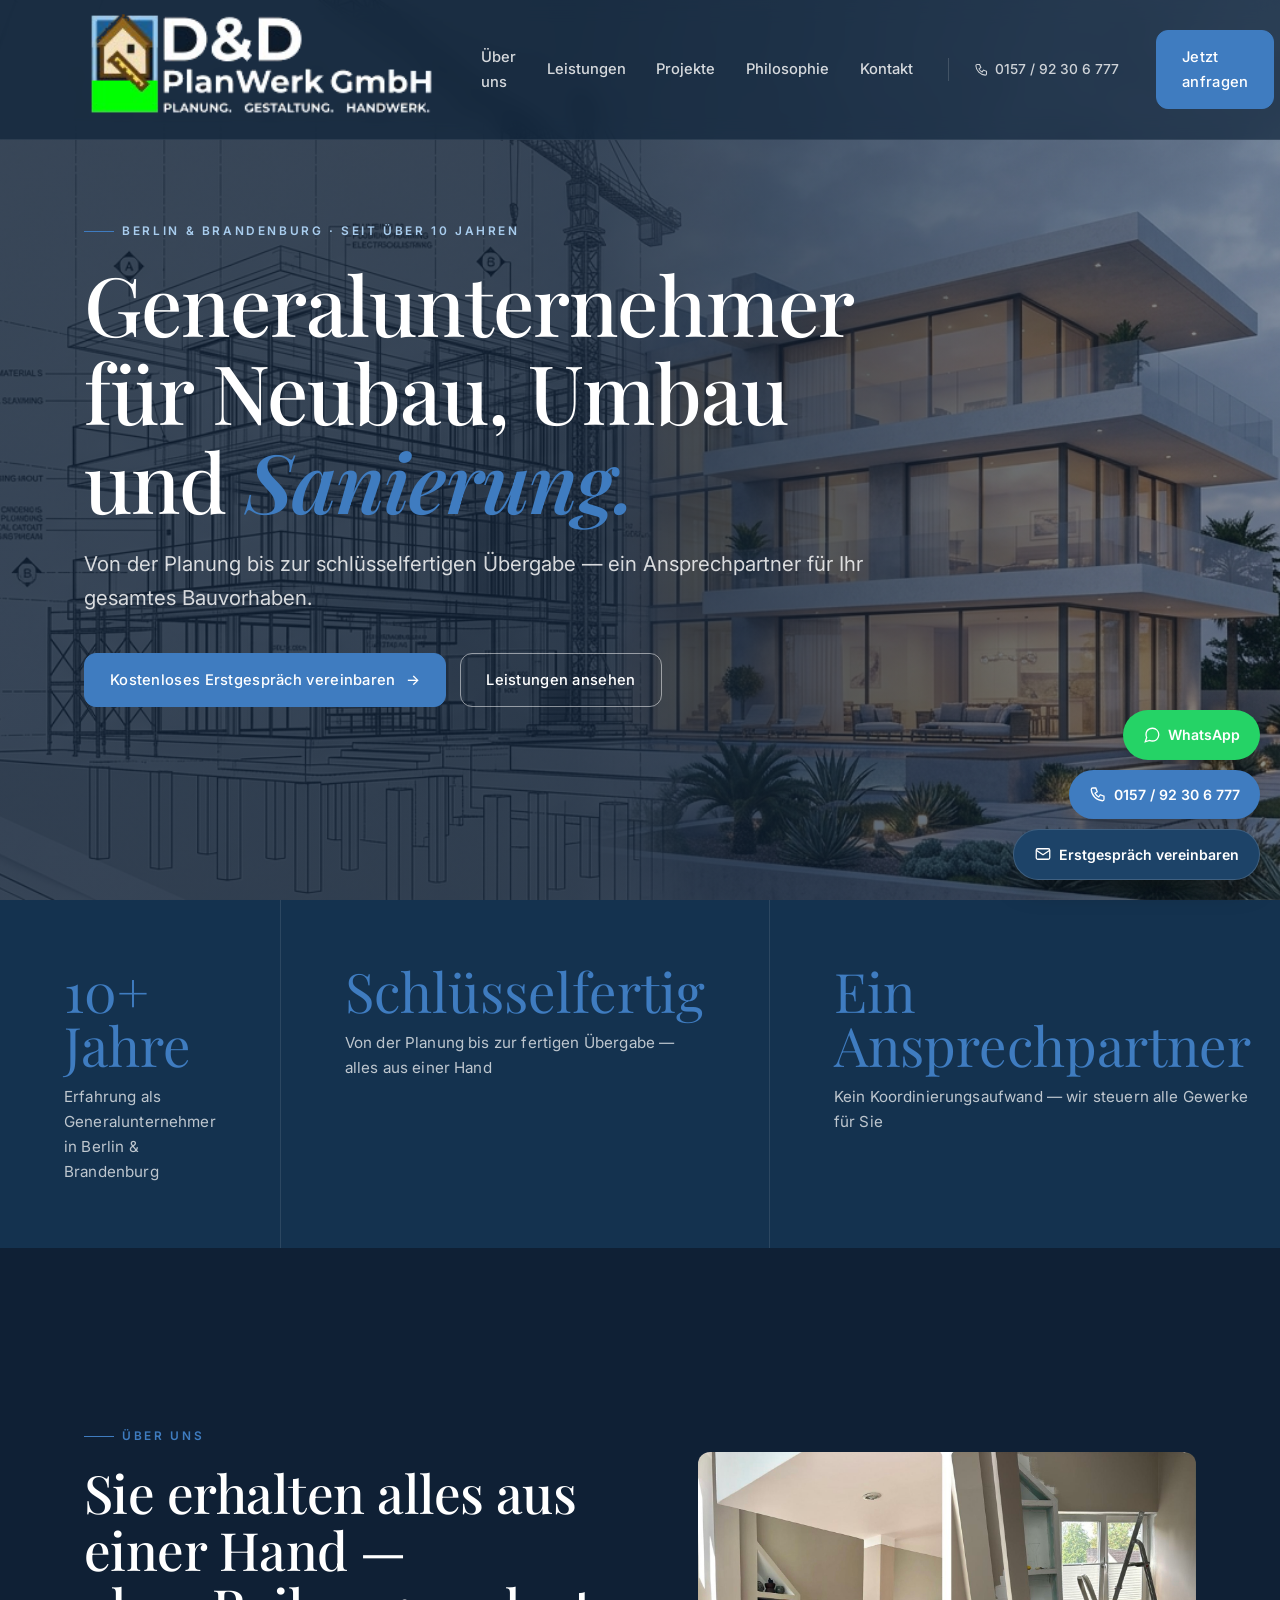
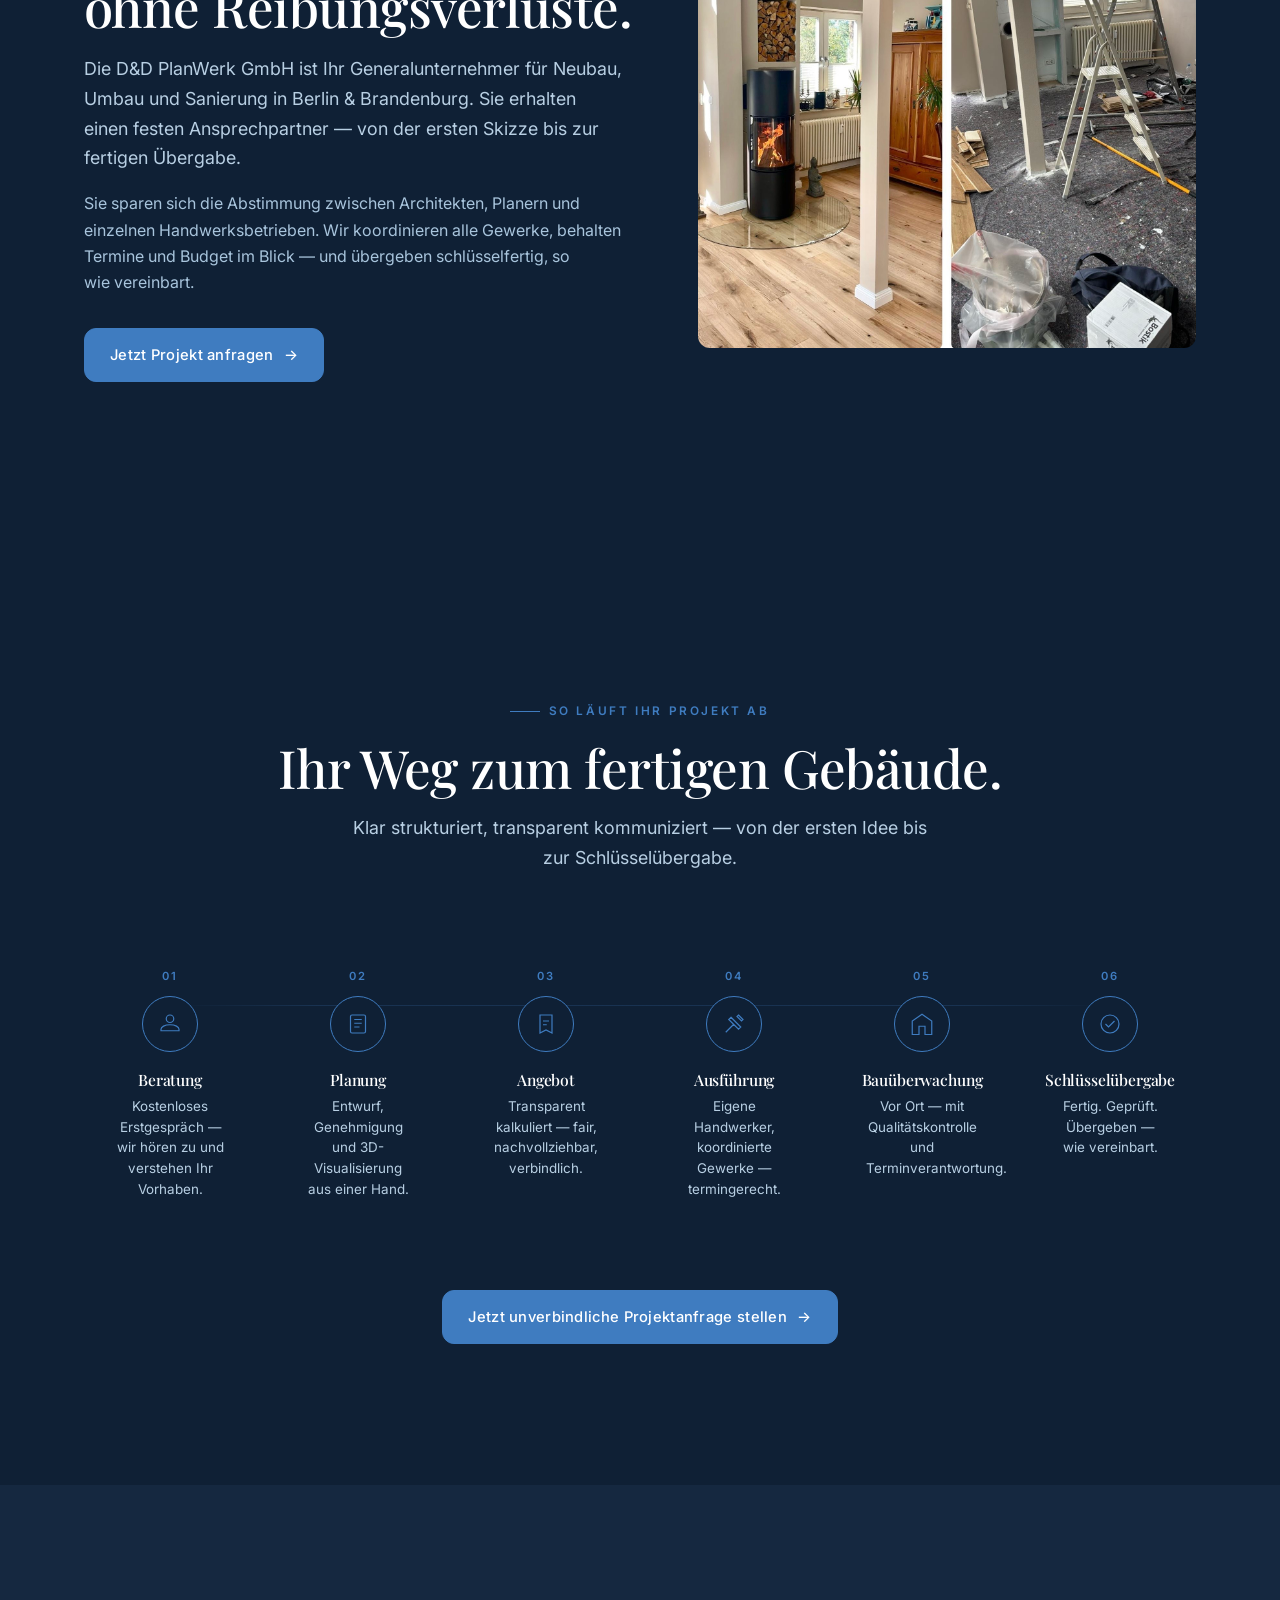
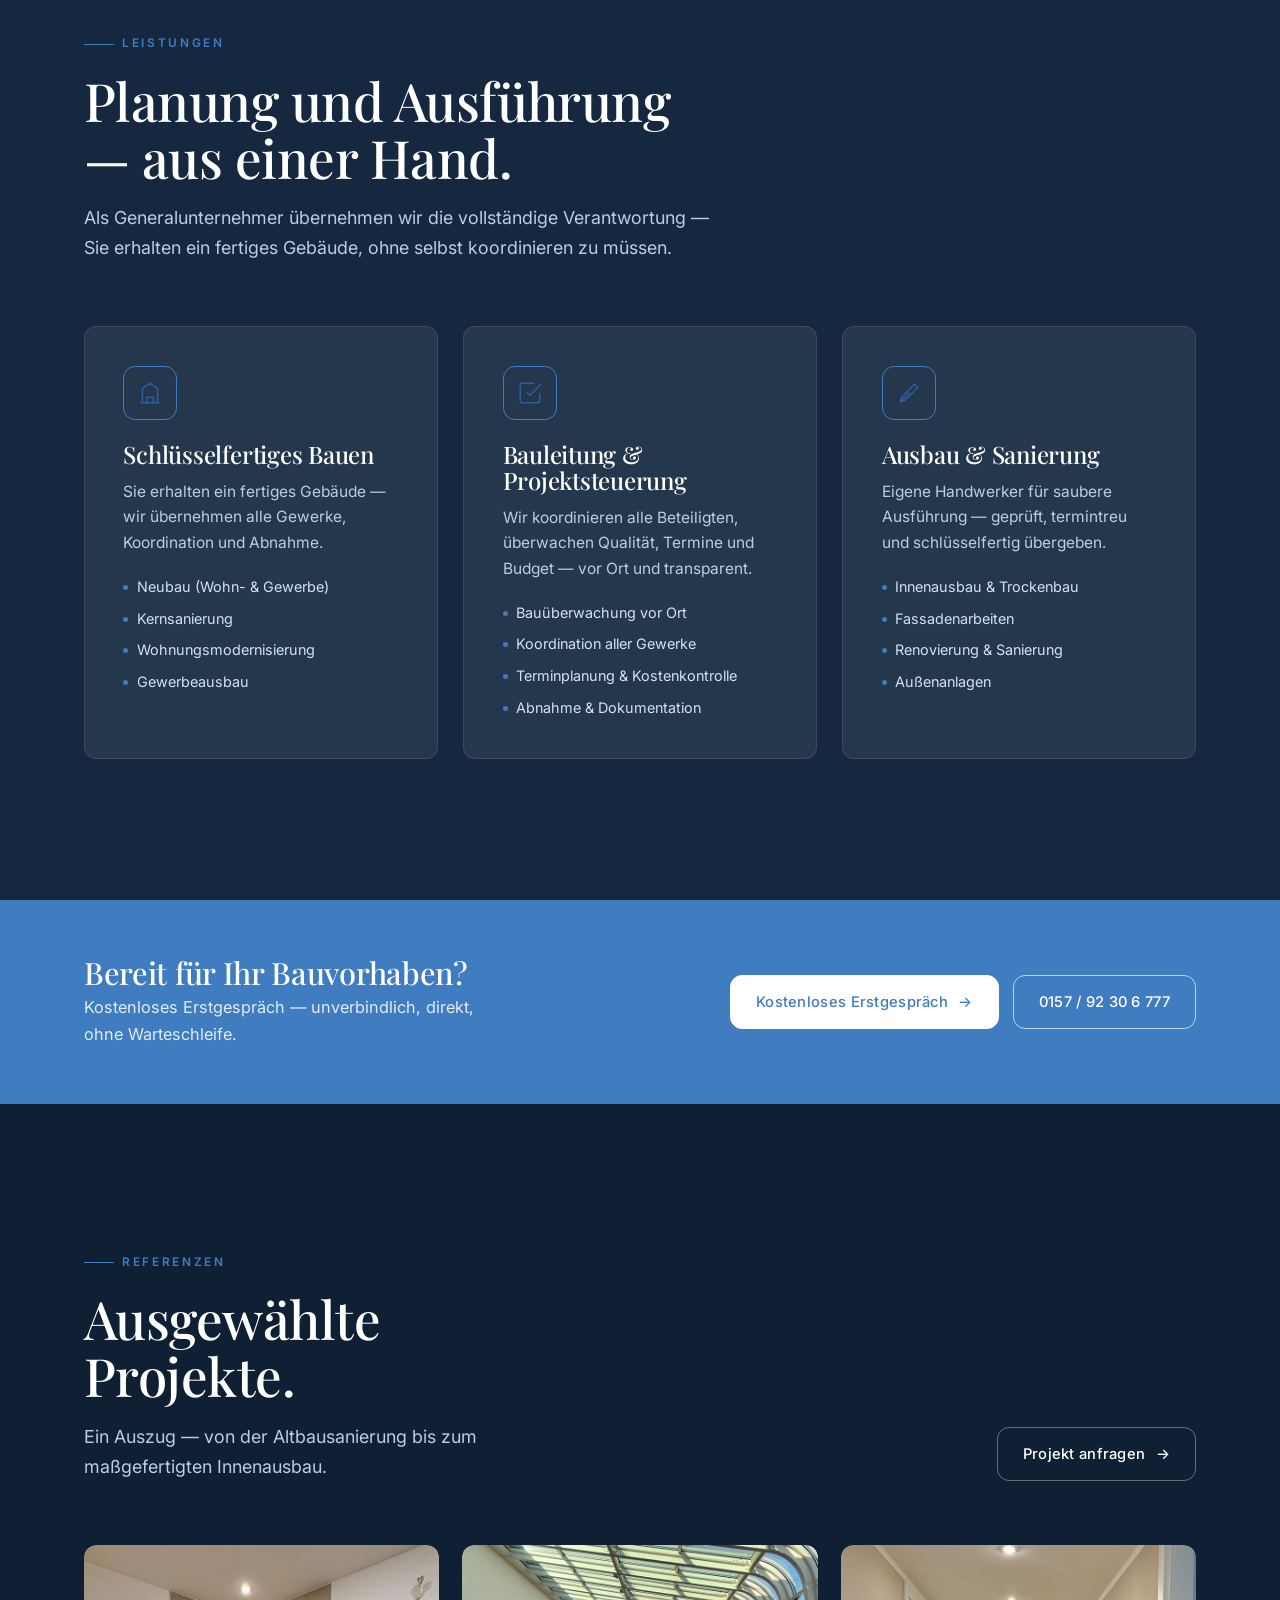
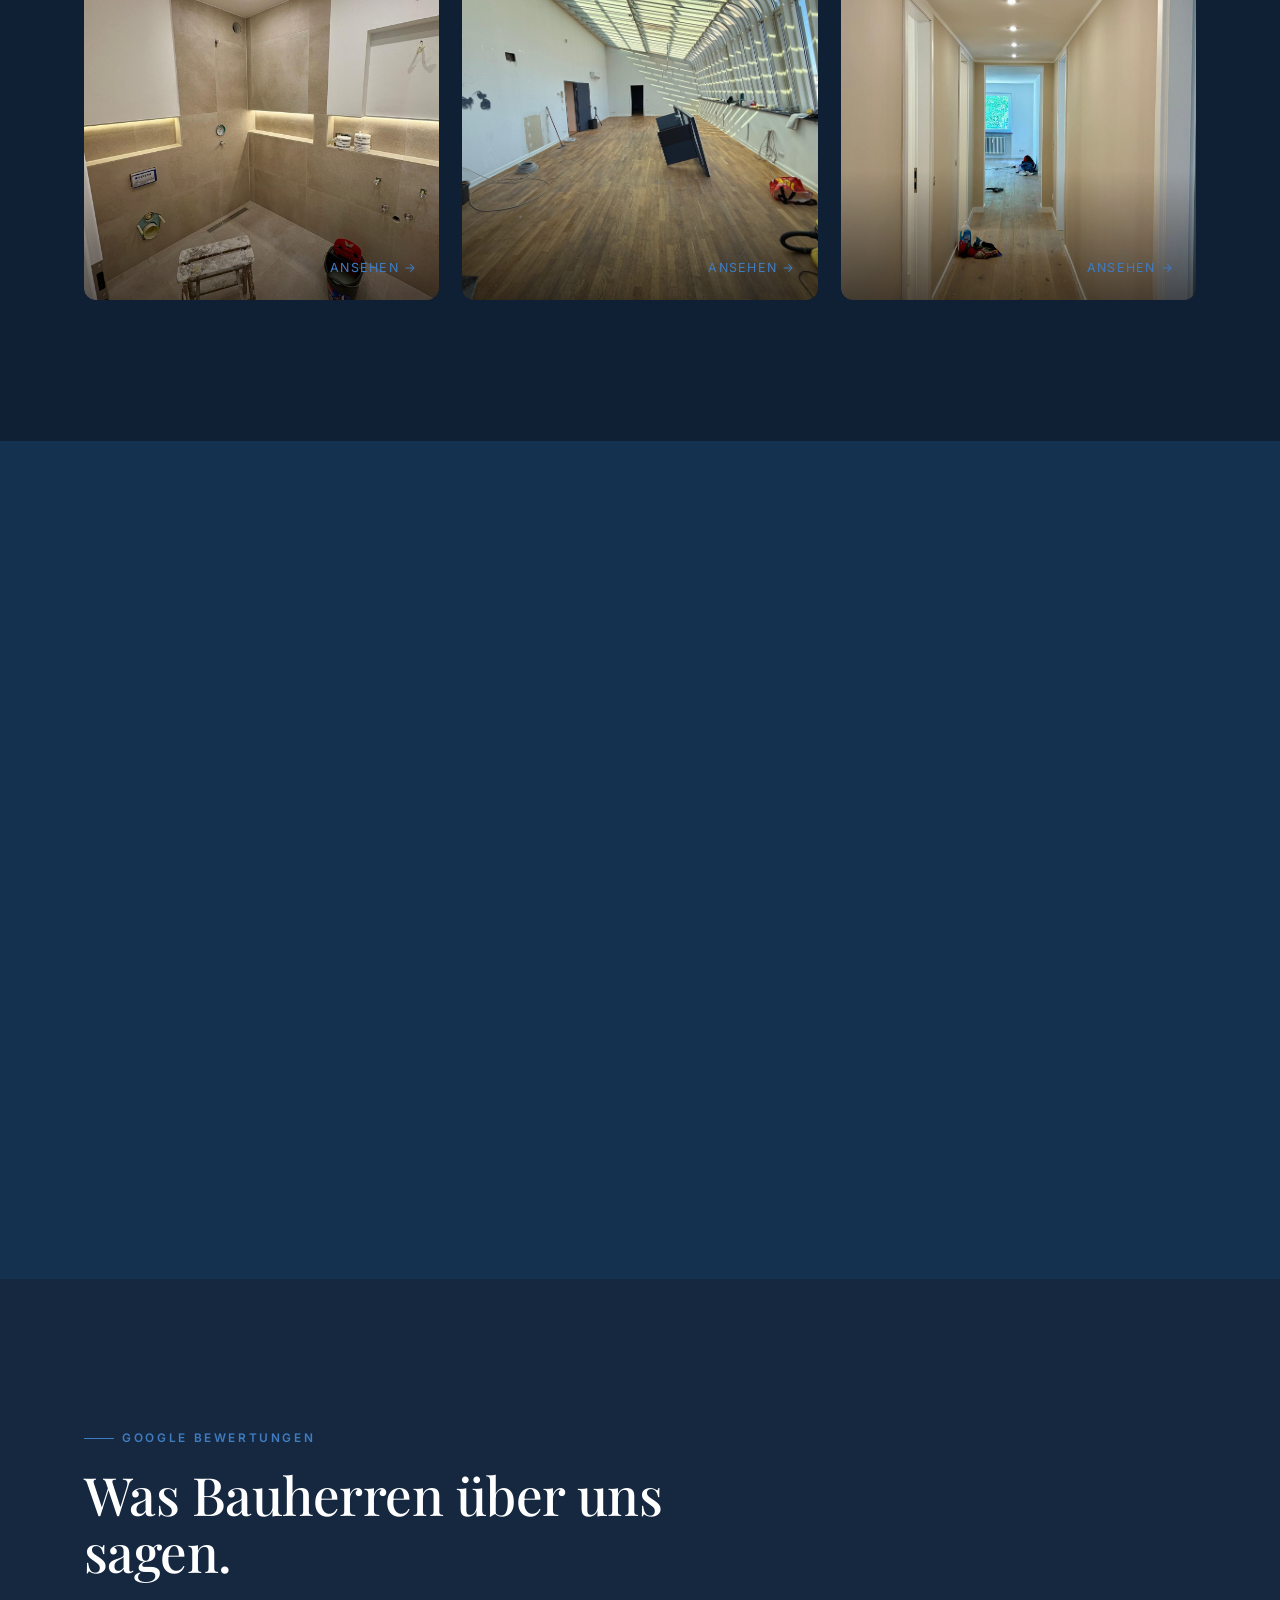
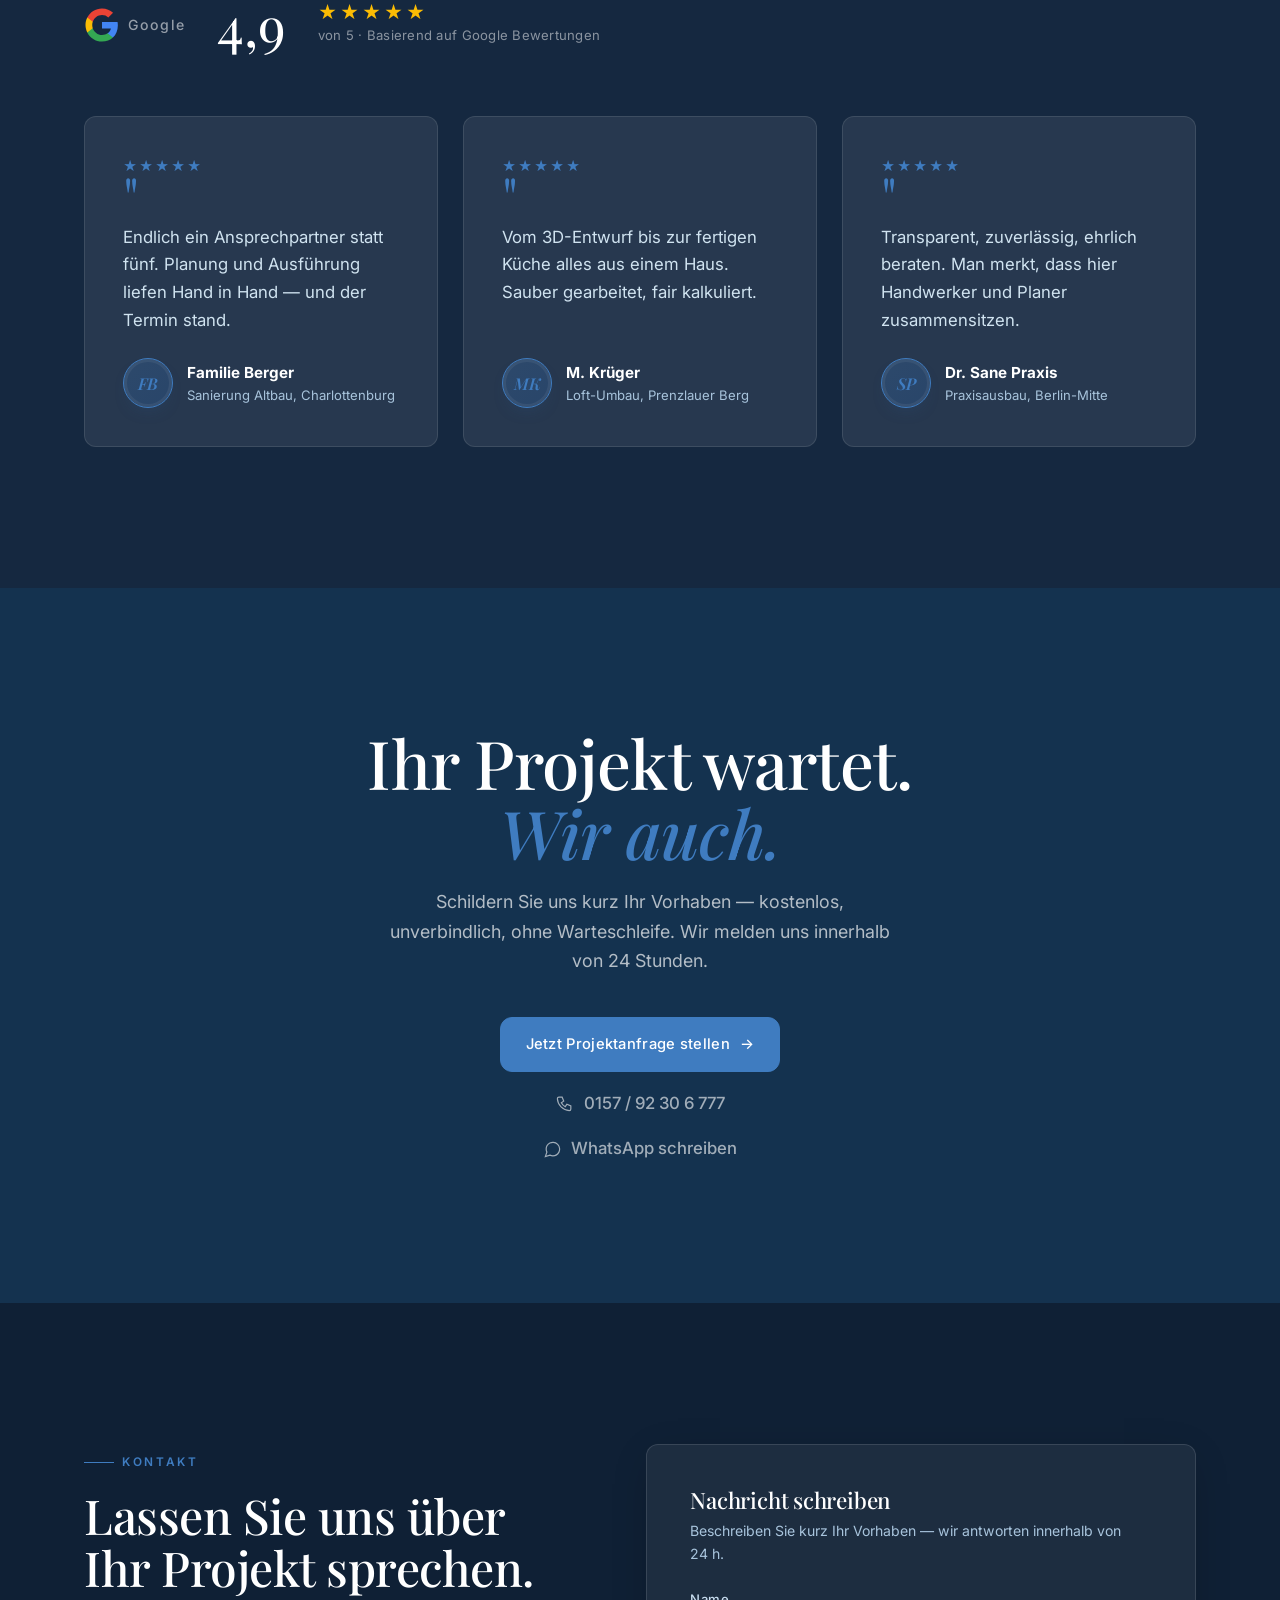
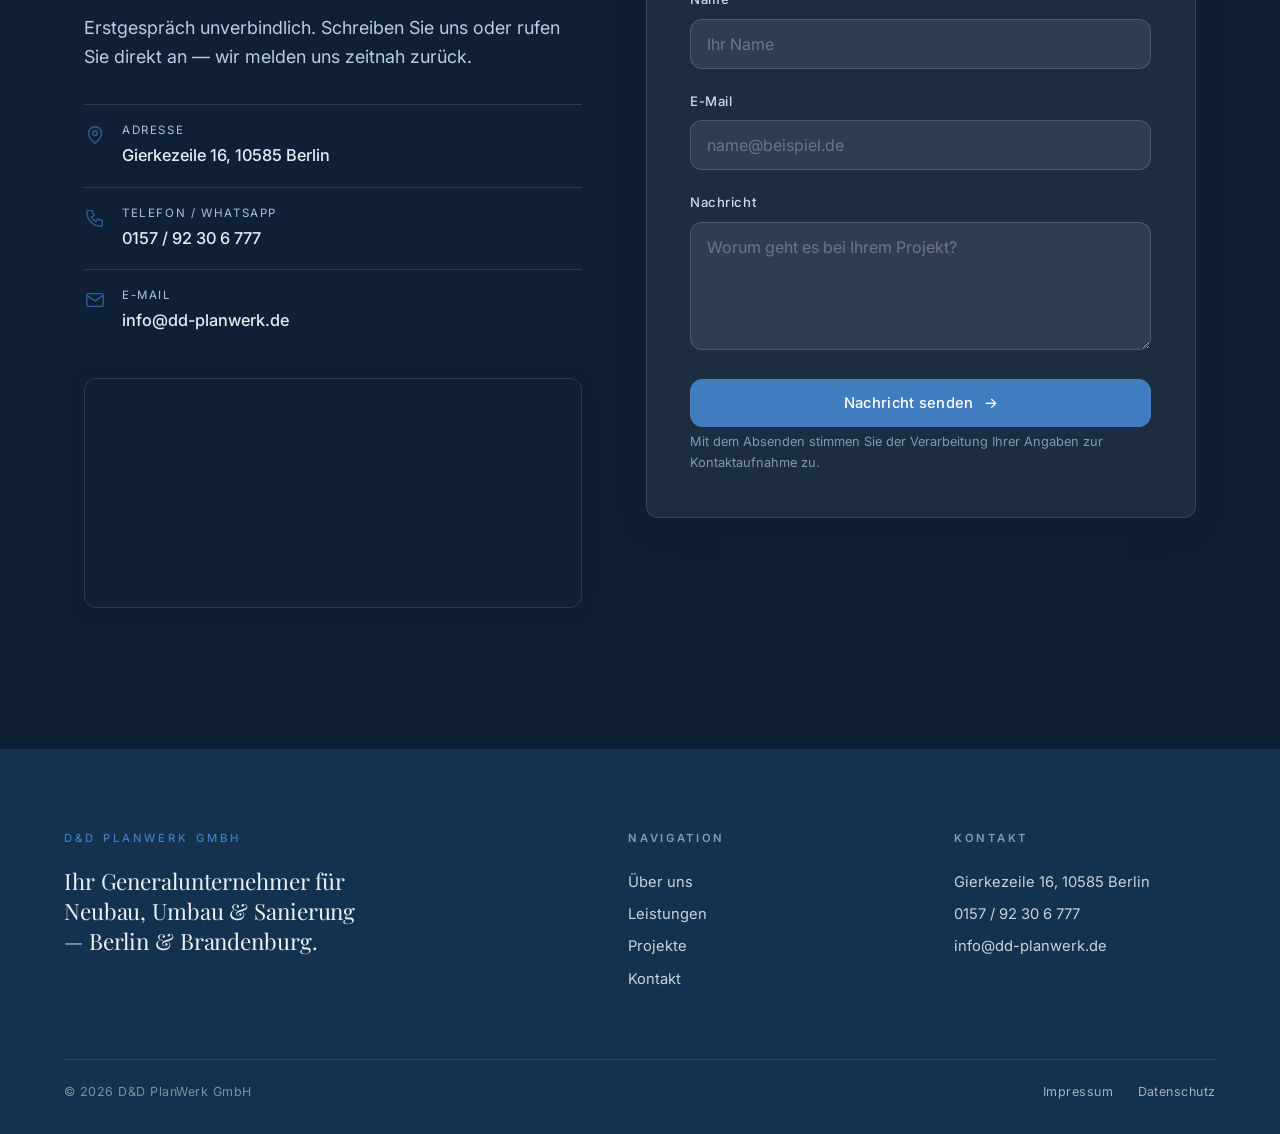
<file: index.html>
<!DOCTYPE html>
<html lang="de">
<head>
<meta charset="UTF-8">
<meta name="viewport" content="width=device-width, initial-scale=1.0">
<title>D&D PlanWerk GmbH — Generalunternehmer Berlin & Brandenburg</title>
<meta name="description" content="D&D PlanWerk GmbH – Ihr Generalunternehmer für Neubau, Umbau und Sanierung in Berlin & Brandenburg. Von der Planung bis zur schlüsselfertigen Übergabe – alles aus einer Hand.">
<link rel="preconnect" href="https://fonts.googleapis.com">
<link rel="preconnect" href="https://fonts.gstatic.com" crossorigin>
<link href="https://fonts.googleapis.com/css2?family=Playfair+Display:ital,wght@0,400;0,500;0,600;0,700;1,400&family=Inter:wght@300;400;500;600&display=swap" rel="stylesheet">
<link rel="stylesheet" href="assets/styles.css">
<template id="__bundler_thumbnail" data-bg-color="#0f2035">
  <svg viewBox="0 0 1200 800" xmlns="http://www.w3.org/2000/svg">
    <rect width="1200" height="800" fill="#0f2035"/>
    <rect x="80" y="80" width="200" height="40" rx="4" fill="#3f7cc0" opacity=".6"/>
    <rect x="80" y="200" width="520" height="60" rx="4" fill="#fff" opacity=".9"/>
    <rect x="80" y="280" width="400" height="60" rx="4" fill="#fff" opacity=".9"/>
    <rect x="80" y="360" width="320" height="60" rx="4" fill="#3f7cc0" opacity=".8"/>
    <rect x="80" y="460" width="180" height="48" rx="4" fill="#3f7cc0"/>
    <rect x="280" y="460" width="180" height="48" rx="4" fill="none" stroke="rgba(255,255,255,.4)" stroke-width="2"/>
  </svg>
</template>
</head>
<body data-hero="light">

<!-- ============================== NAV ============================== -->
<nav class="nav" id="nav">
  <a href="#top" class="nav__logo" aria-label="D&D PlanWerk Startseite"><img src="assets/dd-planwerk-logo.png" alt="D&D PlanWerk"></a>
  <div class="nav__links" id="navlinks">
    <a class="lnk" href="#ueber">Über uns</a>
    <a class="lnk" href="#leistungen">Leistungen</a>
    <a class="lnk" href="#projekte">Projekte</a>
    <a class="lnk" href="#philosophie">Philosophie</a>
    <a class="lnk" href="#kontakt">Kontakt</a>
    <a class="nav__tel" href="tel:+4915792306777"><svg viewBox="0 0 24 24" fill="none" stroke="currentColor" stroke-width="1.6"><path d="M5 4h4l2 5-3 2a12 12 0 0 0 5 5l2-3 5 2v4a2 2 0 0 1-2 2A16 16 0 0 1 3 6a2 2 0 0 1 2-2Z"/></svg>0157 / 92 30 6 777</a>
    <a class="btn btn--gold nav__cta" href="#kontakt">Jetzt anfragen</a>
  </div>
  <button class="nav__burger" id="burger" aria-label="Menü öffnen" aria-expanded="false"><span></span><span></span><span></span></button>
  <div class="nav__backdrop" id="navBackdrop"></div>
</nav>

<!-- ============================== HERO ============================== -->
<header class="hero" id="top">
  <div class="hero__inner">
    <span class="eyebrow reveal">Berlin &amp; Brandenburg · seit über 10 Jahren</span>
    <h1 class="reveal" data-d="1">Generalunternehmer für Neubau, Umbau und <span class="gold">Sanierung.</span></h1>
    <p class="lead reveal" data-d="2">Von der Planung bis zur schlüsselfertigen Übergabe — ein Ansprechpartner für Ihr gesamtes Bauvorhaben.</p>
    <div class="hero__btns reveal" data-d="3">
      <a class="btn btn--gold" href="#kontakt">Kostenloses Erstgespräch vereinbaren <span class="arr">→</span></a>
      <a class="btn hero__cta-ghost btn--ghost" href="#leistungen">Leistungen ansehen</a>
    </div>
  </div>
</header>

<!-- ============================== FACTS ============================== -->
<section class="facts" aria-label="Kennzahlen">
  <div class="facts__grid">
    <div class="fact reveal"><div class="fact__num"><span class="count" data-to="10">0</span>+ Jahre</div><div class="fact__label">Erfahrung als Generalunternehmer in Berlin &amp; Brandenburg</div></div>
    <div class="fact reveal" data-d="1"><div class="fact__num">Schlüsselfertig</div><div class="fact__label">Von der Planung bis zur fertigen Übergabe — alles aus einer Hand</div></div>
    <div class="fact reveal" data-d="2"><div class="fact__num">Ein Ansprechpartner</div><div class="fact__label">Kein Koordinierungsaufwand — wir steuern alle Gewerke für Sie</div></div>
  </div>
</section>

<!-- ============================== ÜBER UNS ============================== -->
<section class="sec" id="ueber">
  <div class="wrap about">
    <div class="about__txt">
      <span class="eyebrow reveal">Über uns</span>
      <h2 class="reveal" data-d="1" style="font-size:clamp(2rem,4.4vw,3.3rem);margin-bottom:1.2rem">Sie erhalten alles aus einer Hand —<br>ohne Reibungsverluste.</h2>
      <p class="lead reveal" data-d="1">Die D&amp;D PlanWerk GmbH ist Ihr Generalunternehmer für Neubau, Umbau und Sanierung in Berlin &amp; Brandenburg. Sie erhalten einen festen Ansprechpartner — von der ersten Skizze bis zur fertigen Übergabe.</p>
      <p class="reveal" data-d="2" style="color:var(--ink-soft);margin-top:1.1rem">Sie sparen sich die Abstimmung zwischen Architekten, Planern und einzelnen Handwerksbetrieben. Wir koordinieren alle Gewerke, behalten Termine und Budget im Blick — und übergeben schlüsselfertig, so wie vereinbart.</p>
      <div class="reveal" data-d="3" style="margin-top:2rem">
        <a class="btn btn--gold" href="#kontakt">Jetzt Projekt anfragen <span class="arr">→</span></a>
      </div>
    </div>
    <div class="about__img reveal" data-d="1" style="display:flex;align-items:center;justify-content:center;overflow:hidden;border-radius:var(--radius,12px)"><img src="assets/ueber-uns.jpg" alt="Vorher-Nachher: Sanierung durch D&D PlanWerk" style="width:100%;height:auto;display:block;border-radius:var(--radius,12px)"></div>
  </div>
</section>

<!-- ============================== PROZESS ============================== -->
<section class="sec" id="prozess">
  <div class="wrap">
    <div class="sec__head reveal" style="text-align:center;margin:0 auto;max-width:none">
      <span class="eyebrow">So läuft Ihr Projekt ab</span>
      <h2>Ihr Weg zum fertigen Gebäude.</h2>
      <p class="lead" style="margin:0 auto">Klar strukturiert, transparent kommuniziert — von der ersten Idee bis zur Schlüsselübergabe.</p>
    </div>
    <div class="psteps">
      <div class="pstep reveal" data-d="1">
        <div class="pstep__num">01</div>
        <div class="pstep__ico"><svg viewBox="0 0 32 32" fill="none" stroke="currentColor" stroke-width="1.6"><path d="M16 4a5 5 0 1 1 0 10A5 5 0 0 1 16 4Zm0 13c7 0 12 2.8 12 6v2H4v-2c0-3.2 5-6 12-6Z"/></svg></div>
        <h3>Beratung</h3>
        <p>Kostenloses Erstgespräch — wir hören zu und verstehen Ihr Vorhaben.</p>
      </div>
      <div class="pstep reveal" data-d="2">
        <div class="pstep__num">02</div>
        <div class="pstep__ico"><svg viewBox="0 0 32 32" fill="none" stroke="currentColor" stroke-width="1.6"><rect x="6" y="4" width="20" height="24" rx="2"/><path d="M11 10h10M11 15h10M11 20h7"/></svg></div>
        <h3>Planung</h3>
        <p>Entwurf, Genehmigung und 3D-Visualisierung aus einer Hand.</p>
      </div>
      <div class="pstep reveal" data-d="3">
        <div class="pstep__num">03</div>
        <div class="pstep__ico"><svg viewBox="0 0 32 32" fill="none" stroke="currentColor" stroke-width="1.6"><path d="M8 4h16v24l-8-4-8 4V4Z"/><path d="M12 12h8M12 17h5"/></svg></div>
        <h3>Angebot</h3>
        <p>Transparent kalkuliert — fair, nachvollziehbar, verbindlich.</p>
      </div>
      <div class="pstep reveal">
        <div class="pstep__num">04</div>
        <div class="pstep__ico"><svg viewBox="0 0 32 32" fill="none" stroke="currentColor" stroke-width="1.6"><path d="M5 27 16 16M12 7l13 13-3 3L9 10l3-3ZM22 4l6 6-2 2-6-6 2-2Z"/></svg></div>
        <h3>Ausführung</h3>
        <p>Eigene Handwerker, koordinierte Gewerke — termingerecht.</p>
      </div>
      <div class="pstep reveal" data-d="1">
        <div class="pstep__num">05</div>
        <div class="pstep__ico"><svg viewBox="0 0 32 32" fill="none" stroke="currentColor" stroke-width="1.6"><path d="M16 3 3 12v18h9V19h8v11h9V12L16 3Z"/></svg></div>
        <h3>Bauüberwachung</h3>
        <p>Vor Ort — mit Qualitätskontrolle und Terminverantwortung.</p>
      </div>
      <div class="pstep reveal" data-d="2">
        <div class="pstep__num">06</div>
        <div class="pstep__ico"><svg viewBox="0 0 32 32" fill="none" stroke="currentColor" stroke-width="1.6"><circle cx="16" cy="16" r="12"/><path d="M10 16l4 4 8-8"/></svg></div>
        <h3>Schlüsselübergabe</h3>
        <p>Fertig. Geprüft. Übergeben — wie vereinbart.</p>
      </div>
    </div>
    <div class="psteps__cta reveal">
      <a class="btn btn--gold" href="#kontakt">Jetzt unverbindliche Projektanfrage stellen <span class="arr">→</span></a>
    </div>
  </div>
</section>

<!-- ============================== LEISTUNGEN ============================== -->
<section class="sec sec--paper" id="leistungen">
  <div class="wrap">
    <div class="sec__head reveal">
      <span class="eyebrow">Leistungen</span>
      <h2>Planung und Ausführung — aus einer Hand.</h2>
      <p class="lead">Als Generalunternehmer übernehmen wir die vollständige Verantwortung — Sie erhalten ein fertiges Gebäude, ohne selbst koordinieren zu müssen.</p>
    </div>
    <div class="cards">
      <article class="card reveal" data-d="1">
        <div class="card__ix"><svg viewBox="0 0 24 24" fill="none" stroke="currentColor" stroke-width="1.4"><path d="M3 21h18M5 21V8l7-5 7 5v13M9 21v-5h6v5M9 11h.01M15 11h.01"/></svg></div>
        <h3>Schlüsselfertiges Bauen</h3>
        <p>Sie erhalten ein fertiges Gebäude — wir übernehmen alle Gewerke, Koordination und Abnahme.</p>
        <ul><li>Neubau (Wohn- &amp; Gewerbe)</li><li>Kernsanierung</li><li>Wohnungsmodernisierung</li><li>Gewerbeausbau</li></ul>
      </article>
      <article class="card reveal" data-d="2">
        <div class="card__ix"><svg viewBox="0 0 24 24" fill="none" stroke="currentColor" stroke-width="1.4"><path d="M9 11l3 3L22 4M21 12v7a2 2 0 0 1-2 2H5a2 2 0 0 1-2-2V5a2 2 0 0 1 2-2h11"/></svg></div>
        <h3>Bauleitung &amp; Projektsteuerung</h3>
        <p>Wir koordinieren alle Beteiligten, überwachen Qualität, Termine und Budget — vor Ort und transparent.</p>
        <ul><li>Bauüberwachung vor Ort</li><li>Koordination aller Gewerke</li><li>Terminplanung &amp; Kostenkontrolle</li><li>Abnahme &amp; Dokumentation</li></ul>
      </article>
      <article class="card reveal" data-d="3">
        <div class="card__ix"><svg viewBox="0 0 24 24" fill="none" stroke="currentColor" stroke-width="1.4"><path d="m14 7 3-3 3 3-3 3M4 20l8.5-8.5M14 7l-9 9-1 4 4-1 8.5-8.5"/></svg></div>
        <h3>Ausbau &amp; Sanierung</h3>
        <p>Eigene Handwerker für saubere Ausführung — geprüft, termintreu und schlüsselfertig übergeben.</p>
        <ul><li>Innenausbau &amp; Trockenbau</li><li>Fassadenarbeiten</li><li>Renovierung &amp; Sanierung</li><li>Außenanlagen</li></ul>
      </article>
    </div>
  </div>
</section>

<!-- ============================== CTA BAND ============================== -->
<section class="cta-band">
  <div class="wrap cta-band__inner">
    <div class="cta-band__txt">
      <h3>Bereit für Ihr Bauvorhaben?</h3>
      <p>Kostenloses Erstgespräch — unverbindlich, direkt, ohne Warteschleife.</p>
    </div>
    <div class="cta-band__btns">
      <a class="btn cta-band__primary" href="#kontakt">Kostenloses Erstgespräch <span class="arr">→</span></a>
      <a class="btn cta-band__ghost" href="tel:+4915792306777">0157 / 92 30 6 777</a>
    </div>
  </div>
</section>

<!-- ============================== PROJEKTE ============================== -->
<section class="sec" id="projekte">
  <div class="wrap">
    <div class="sec__head reveal" style="display:flex;justify-content:space-between;align-items:flex-end;flex-wrap:wrap;gap:20px;max-width:none">
      <div style="max-width:48ch">
        <span class="eyebrow">Referenzen</span>
        <h2>Ausgewählte Projekte.</h2>
        <p class="lead">Ein Auszug — von der Altbausanierung bis zum maßgefertigten Innenausbau.</p>
      </div>
      <a class="btn btn--ghost" href="#kontakt">Projekt anfragen <span class="arr">→</span></a>
    </div>
    <div class="proj" id="projGrid">
      <a class="pcard reveal" data-d="1" href="projekt.html?p=01"><div class="ph has-img" style="background-image:url('assets/projekte/01/04-bad-nachher.jpeg')"></div><div class="meta"><b>Altbausanierung Charlottenburg</b><span class="tag">Planung · Handwerk</span><span class="more">Ansehen →</span></div></a>
      <a class="pcard reveal" data-d="2" href="projekt.html?p=02"><div class="ph has-img" style="background-image:url('assets/projekte/02/03-loft-prozess.jpeg')"></div><div class="meta"><b>Loft-Umbau Prenzlauer Berg</b><span class="tag">Gestaltung · Innenausbau</span><span class="more">Ansehen →</span></div></a>
      <a class="pcard reveal" data-d="3" href="projekt.html?p=03"><div class="ph has-img" style="background-image:url('assets/projekte/03/04-flur-nachher.jpeg')"></div><div class="meta"><b>Praxis Mitte</b><span class="tag">Trockenbau · Licht</span><span class="more">Ansehen →</span></div></a>
    </div>
  </div>
</section>

<!-- ============================== PHILOSOPHIE ============================== -->
<section class="sec phil" id="philosophie">
  <div class="wrap">
    <div class="sec__head reveal">
      <span class="eyebrow">Philosophie &amp; Werte</span>
      <h2>Worauf Sie sich bei uns verlassen.</h2>
      <p class="lead">Kein Marketing-Versprechen — sondern die Art, wie wir arbeiten.</p>
    </div>
    <div class="phil__grid phil__grid--5">
      <div class="value reveal" data-d="1">
        <div class="value__ix"><svg viewBox="0 0 44 44" fill="none" stroke="currentColor" stroke-width="1.2"><path d="M22 9l2.6 8H32l-6.5 4.7 2.5 7.8L22 25l-6 4.5 2.5-7.8L12 17h7.4L22 9Z"/></svg></div>
        <h3>Qualität</h3>
        <p>Saubere Ausführung, geprüfte Materialien, lückenlose Dokumentation — wir liefern, was wir versprechen.</p>
      </div>
      <div class="value reveal" data-d="2">
        <div class="value__ix"><svg viewBox="0 0 44 44" fill="none" stroke="currentColor" stroke-width="1.2"><path d="M9 22l9 9 17-17"/><circle cx="22" cy="22" r="18"/></svg></div>
        <h3>Zuverlässigkeit</h3>
        <p>Ein Ansprechpartner, klare Kommunikation, keine Überraschungen — vom ersten Gespräch bis zur Übergabe.</p>
      </div>
      <div class="value reveal" data-d="3">
        <div class="value__ix"><svg viewBox="0 0 44 44" fill="none" stroke="currentColor" stroke-width="1.2"><rect x="10" y="10" width="24" height="24" rx="3"/><path d="M16 8v4M28 8v4M10 20h24"/></svg></div>
        <h3>Termintreue</h3>
        <p>Vereinbarte Termine sind keine Richtwerte. Wir planen verbindlich und halten ein — auch bei komplexen Projekten.</p>
      </div>
      <div class="value reveal">
        <div class="value__ix"><svg viewBox="0 0 44 44" fill="none" stroke="currentColor" stroke-width="1.2"><circle cx="22" cy="22" r="13"/><path d="M22 14v4M18 20a4 4 0 0 1 8 0c0 2-1.3 3.2-2.7 4S22 25.5 22 27M22 29v2"/></svg></div>
        <h3>Kostensicherheit</h3>
        <p>Ehrliche Angebote, nachvollziehbare Kalkulation — was wir nennen, gilt auch wenn es mal eng wird.</p>
      </div>
      <div class="value reveal" data-d="1">
        <div class="value__ix"><svg viewBox="0 0 44 44" fill="none" stroke="currentColor" stroke-width="1.2"><path d="M22 7c6 6 11 9 11 16a11 11 0 0 1-22 0c0-7 5-10 11-16Z"/><path d="M22 16v14"/></svg></div>
        <h3>Nachhaltigkeit</h3>
        <p>Langlebige Materialien, ehrliche Konstruktion — gebaut, um Jahrzehnte zu halten, nicht um nachgebessert zu werden.</p>
      </div>
    </div>
  </div>
</section>

<!-- ============================== TESTIMONIALS ============================== -->
<section class="sec sec--paper" id="stimmen">
  <div class="wrap">
    <div class="sec__head reveal">
      <span class="eyebrow">Google Bewertungen</span>
      <h2>Was Bauherren über uns sagen.</h2>
    </div>
    <div class="g-rating reveal" data-d="1">
      <div class="g-logo">
        <svg viewBox="0 0 24 24" width="36" height="36"><path d="M22.56 12.25c0-.78-.07-1.53-.2-2.25H12v4.26h5.92c-.26 1.37-1.04 2.53-2.21 3.31v2.77h3.57c2.08-1.92 3.28-4.74 3.28-8.09Z" fill="#4285F4"/><path d="M12 23c2.97 0 5.46-.98 7.28-2.66l-3.57-2.77c-.98.66-2.23 1.06-3.71 1.06-2.86 0-5.29-1.93-6.16-4.53H2.18v2.84C3.99 20.53 7.7 23 12 23Z" fill="#34A853"/><path d="M5.84 14.09c-.22-.66-.35-1.36-.35-2.09s.13-1.43.35-2.09V7.07H2.18C1.43 8.55 1 10.22 1 12s.43 3.45 1.18 4.93l3.66-2.84Z" fill="#FBBC05"/><path d="M12 5.38c1.62 0 3.06.56 4.21 1.64l3.15-3.15C17.45 2.09 14.97 1 12 1 7.7 1 3.99 3.47 2.18 7.07l3.66 2.84c.87-2.6 3.3-4.53 6.16-4.53Z" fill="#EA4335"/></svg>
        <span class="g-logo__label">Google</span>
      </div>
      <div class="g-rating__score">4,9</div>
      <div class="g-rating__detail">
        <div class="g-rating__stars">★★★★★</div>
        <div class="g-rating__label">von 5 · Basierend auf Google Bewertungen</div>
      </div>
    </div>
    <div class="quotes">
      <figure class="quote reveal" data-d="1">
        <div class="stars">★★★★★</div>
        <div class="quote__mark">"</div>
        <p>Endlich ein Ansprechpartner statt fünf. Planung und Ausführung liefen Hand in Hand — und der Termin stand.</p>
        <figcaption class="quote__who"><span class="quote__av" data-init="FB"></span><span><b>Familie Berger</b><span>Sanierung Altbau, Charlottenburg</span></span></figcaption>
      </figure>
      <figure class="quote reveal" data-d="2">
        <div class="stars">★★★★★</div>
        <div class="quote__mark">"</div>
        <p>Vom 3D-Entwurf bis zur fertigen Küche alles aus einem Haus. Sauber gearbeitet, fair kalkuliert.</p>
        <figcaption class="quote__who"><span class="quote__av" data-init="MK"></span><span><b>M. Krüger</b><span>Loft-Umbau, Prenzlauer Berg</span></span></figcaption>
      </figure>
      <figure class="quote reveal" data-d="3">
        <div class="stars">★★★★★</div>
        <div class="quote__mark">"</div>
        <p>Transparent, zuverlässig, ehrlich beraten. Man merkt, dass hier Handwerker und Planer zusammensitzen.</p>
        <figcaption class="quote__who"><span class="quote__av" data-init="SP"></span><span><b>Dr. Sane Praxis</b><span>Praxisausbau, Berlin-Mitte</span></span></figcaption>
      </figure>
    </div>
  </div>
</section>

<!-- ============================== FINAL CTA ============================== -->
<section class="final-cta">
  <div class="wrap">
    <div class="final-cta__inner reveal">
      <h2>Ihr Projekt wartet.<br><span class="final-cta__gold">Wir auch.</span></h2>
      <p>Schildern Sie uns kurz Ihr Vorhaben — kostenlos, unverbindlich, ohne Warteschleife. Wir melden uns innerhalb von 24 Stunden.</p>
      <div class="final-cta__btns">
        <a class="btn btn--gold" href="#kontakt">Jetzt Projektanfrage stellen <span class="arr">→</span></a>
        <a class="final-cta__tel" href="tel:+4915792306777"><svg viewBox="0 0 24 24" fill="none" stroke="currentColor" stroke-width="1.5"><path d="M5 4h4l2 5-3 2a12 12 0 0 0 5 5l2-3 5 2v4a2 2 0 0 1-2 2A16 16 0 0 1 3 6a2 2 0 0 1 2-2Z"/></svg>0157 / 92 30 6 777</a>
        <a class="final-cta__tel" href="https://wa.me/4915792306777"><svg viewBox="0 0 24 24" fill="none" stroke="currentColor" stroke-width="1.5"><path d="M21 11.5a8.38 8.38 0 0 1-.9 3.8 8.5 8.5 0 0 1-7.6 4.7 8.38 8.38 0 0 1-3.8-.9L3 21l1.9-5.7a8.38 8.38 0 0 1-.9-3.8 8.5 8.5 0 0 1 4.7-7.6 8.38 8.38 0 0 1 3.8-.9h.5a8.48 8.48 0 0 1 8 8v.5Z"/></svg>WhatsApp schreiben</a>
      </div>
    </div>
  </div>
</section>

<!-- ============================== KONTAKT ============================== -->
<section class="sec" id="kontakt">
  <div class="wrap contact">
    <div class="contact__info reveal">
      <span class="eyebrow">Kontakt</span>
      <h2>Lassen Sie uns über Ihr Projekt sprechen.</h2>
      <p class="lead">Erstgespräch unverbindlich. Schreiben Sie uns oder rufen Sie direkt an — wir melden uns zeitnah zurück.</p>
      <div class="cinfo">
        <div><span class="ic"><svg viewBox="0 0 24 24"><path d="M12 21s-7-5.5-7-11a7 7 0 0 1 14 0c0 5.5-7 11-7 11Z"/><circle cx="12" cy="10" r="2.5"/></svg></span><span><small>Adresse</small><b>Gierkezeile 16, 10585 Berlin</b></span></div>
        <a href="tel:+4915792306777"><span class="ic"><svg viewBox="0 0 24 24"><path d="M5 4h4l2 5-3 2a12 12 0 0 0 5 5l2-3 5 2v4a2 2 0 0 1-2 2A16 16 0 0 1 3 6a2 2 0 0 1 2-2Z"/></svg></span><span><small>Telefon / WhatsApp</small><b>0157 / 92 30 6 777</b></span></a>
        <a href="mailto:info@dd-planwerk.de"><span class="ic"><svg viewBox="0 0 24 24"><rect x="3" y="5" width="18" height="14" rx="2"/><path d="m3 7 9 6 9-6"/></svg></span><span><small>E-Mail</small><b>info@dd-planwerk.de</b></span></a>
      </div>
      <div class="map">
        <iframe title="Karte — Gierkezeile 16, 10585 Berlin" loading="eager" referrerpolicy="no-referrer-when-downgrade" src="https://www.google.com/maps?q=Gierkezeile%2016,%2010585%20Berlin&output=embed"></iframe>
      </div>
    </div>
    <div class="reveal" data-d="1">
      <form class="form" id="form" novalidate>
        <div class="form__head">
          <h3>Nachricht schreiben</h3>
          <p>Beschreiben Sie kurz Ihr Vorhaben — wir antworten innerhalb von 24 h.</p>
        </div>
        <div class="form__ok" id="ok"><span style="font-size:1.2rem">✓</span> Vielen Dank! Ihre Nachricht ist angekommen — wir melden uns zeitnah.</div>
        <div class="field" id="f-name">
          <label for="name">Name</label>
          <input id="name" name="name" type="text" placeholder="Ihr Name" autocomplete="name">
          <span class="err">Bitte geben Sie Ihren Namen ein.</span>
        </div>
        <div class="field" id="f-email">
          <label for="email">E-Mail</label>
          <input id="email" name="email" type="email" placeholder="name@beispiel.de" autocomplete="email">
          <span class="err">Bitte geben Sie eine gültige E-Mail-Adresse ein.</span>
        </div>
        <div class="field" id="f-msg">
          <label for="msg">Nachricht</label>
          <textarea id="msg" name="msg" placeholder="Worum geht es bei Ihrem Projekt?"></textarea>
          <span class="err">Bitte beschreiben Sie kurz Ihr Anliegen.</span>
        </div>
        <button class="btn btn--gold" type="submit" style="width:100%;justify-content:center">Nachricht senden <span class="arr">→</span></button>
        <p class="form__note">Mit dem Absenden stimmen Sie der Verarbeitung Ihrer Angaben zur Kontaktaufnahme zu.</p>
      </form>
    </div>
  </div>
</section>

<!-- ============================== FOOTER ============================== -->
<footer class="foot">
  <div class="foot__top">
    <div>
      <span class="foot__eyebrow">D&amp;D PlanWerk GmbH</span>
      <p class="foot__tag">Ihr Generalunternehmer für Neubau, Umbau &amp; Sanierung — Berlin &amp; Brandenburg.</p>
    </div>
    <div class="foot__cols">
      <div class="foot__col">
        <h5>Navigation</h5>
        <a href="#ueber">Über uns</a><a href="#leistungen">Leistungen</a><a href="#projekte">Projekte</a><a href="#kontakt">Kontakt</a>
      </div>
      <div class="foot__col">
        <h5>Kontakt</h5>
        <p>Gierkezeile 16, 10585 Berlin</p>
        <a href="tel:+4915792306777">0157 / 92 30 6 777</a>
        <a href="mailto:info@dd-planwerk.de">info@dd-planwerk.de</a>
      </div>
    </div>
  </div>
  <div class="foot__bar">
    <span>© 2026 D&amp;D PlanWerk GmbH</span>
    <nav><a href="#" class="js-legal" data-doc="impressum">Impressum</a><a href="#" class="js-legal" data-doc="datenschutz">Datenschutz</a></nav>
  </div>
</footer>

<!-- ============================== FLOATING CONTACT ============================== -->
<div class="fab-group" id="fabGroup">
  <a class="fab fab--wa" href="https://wa.me/4915792306777" target="_blank" rel="noopener" aria-label="WhatsApp schreiben">
    <svg viewBox="0 0 24 24" fill="none" stroke="currentColor" stroke-width="1.7"><path d="M21 11.5a8.38 8.38 0 0 1-.9 3.8 8.5 8.5 0 0 1-7.6 4.7 8.38 8.38 0 0 1-3.8-.9L3 21l1.9-5.7a8.38 8.38 0 0 1-.9-3.8 8.5 8.5 0 0 1 4.7-7.6 8.38 8.38 0 0 1 3.8-.9h.5a8.48 8.48 0 0 1 8 8v.5Z"/></svg>
    <span class="fab__txt">WhatsApp</span>
  </a>
  <a class="fab fab--tel" href="tel:+4915792306777" aria-label="Direkt anrufen">
    <svg viewBox="0 0 24 24" fill="none" stroke="currentColor" stroke-width="1.7"><path d="M5 4h4l2 5-3 2a12 12 0 0 0 5 5l2-3 5 2v4a2 2 0 0 1-2 2A16 16 0 0 1 3 6a2 2 0 0 1 2-2Z"/></svg>
    <span class="fab__txt">0157 / 92 30 6 777</span>
  </a>
  <a class="fab fab--form" href="#kontakt" aria-label="Kontaktformular">
    <svg viewBox="0 0 24 24" fill="none" stroke="currentColor" stroke-width="1.7"><rect x="3" y="5" width="18" height="14" rx="2"/><path d="m3 7 9 6 9-6"/></svg>
    <span class="fab__txt">Erstgespräch vereinbaren</span>
  </a>
</div>

<!-- ============================== LEGAL OVERLAY ============================== -->
<div class="legal" id="legal" role="dialog" aria-modal="true" aria-labelledby="legal-title">
  <div class="legal__panel">
    <button class="legal__close" id="legal-close" aria-label="Schließen">×</button>

    <!-- IMPRESSUM -->
    <article class="legal__doc" id="doc-impressum" hidden>
      <span class="eyebrow">Rechtliches</span>
      <h2 id="legal-title-imp">Impressum</h2>
      <h3>Angaben gemäß § 5 DDG</h3>
      <p class="kv"><b>D&amp;D PlanWerk GmbH</b></p>
      <p class="kv">Gierkezeile 16</p>
      <p class="kv">10585 Berlin</p>
      <p class="kv">Deutschland</p>
      <p class="kv" style="margin-top:.6rem">Telefon: <a href="tel:+4915792306777">+49 1579 2306777</a></p>
      <p class="kv">E-Mail: <a href="mailto:info@dd-planwerk.de">info@dd-planwerk.de</a></p>
      <p class="kv">Geschäftsführer: Daniel Joffe u. Deniz Zambak</p>
      <h3>Handelsregistereintrag</h3>
      <p class="kv">Handelsregister: Amtsgericht Charlottenburg</p>
      <p class="kv">Handelsregisternummer (HRB): 288228 B</p>
      <h3>Umsatzsteuer</h3>
      <p class="kv">Umsatzsteuer-Identifikationsnummer gemäß § 27a UStG: DE450839998</p>
      <h3>Verantwortlich für den Inhalt nach § 18 Abs. 2 MStV</h3>
      <p class="kv">D&amp;D PlanWerk GmbH, Gierkezeile 16, 10585 Berlin</p>
      <h3>EU-Streitbeilegung / OS-Plattform</h3>
      <p>Die Europäische Kommission stellt eine Plattform zur Online-Streitbeilegung (OS) bereit: <a href="https://ec.europa.eu/consumers/odr" target="_blank" rel="noopener">https://ec.europa.eu/consumers/odr</a>. Wir sind nicht verpflichtet und nicht bereit, an einem Streitbeilegungsverfahren vor einer Verbraucherschlichtungsstelle teilzunehmen.</p>
      <h3>Haftung für Inhalte</h3>
      <p>Als Diensteanbieter sind wir gemäß § 7 Abs. 1 TMG für eigene Inhalte auf diesen Seiten verantwortlich. Nach §§ 8 bis 10 TMG sind wir jedoch nicht verpflichtet, übermittelte oder gespeicherte fremde Informationen zu überwachen oder nach Umständen zu forschen, die auf eine rechtswidrige Tätigkeit hinweisen.</p>
      <h3>Haftung für Links</h3>
      <p>Für externe Links zu fremden Webseiten übernehmen wir keine Haftung. Für deren Inhalte sind ausschließlich die jeweiligen Betreiber verantwortlich.</p>
      <h3>Urheberrecht</h3>
      <p>Die auf dieser Website veröffentlichten Inhalte unterliegen dem deutschen Urheberrecht. Jede Art der Verwertung bedarf der vorherigen schriftlichen Zustimmung des jeweiligen Rechteinhabers.</p>
    </article>

    <!-- DATENSCHUTZ -->
    <article class="legal__doc" id="doc-datenschutz" hidden>
      <span class="eyebrow">Rechtliches</span>
      <h2 id="legal-title-ds">Datenschutzerklärung</h2>
      <p class="intro">Der Schutz Ihrer personenbezogenen Daten hat für die D&amp;D PlanWerk GmbH höchste Priorität.</p>
      <h3>1. Verantwortlicher für die Datenverarbeitung</h3>
      <p class="kv"><b>D&amp;D PlanWerk GmbH</b>, Gierkezeile 16, 10585 Berlin</p>
      <p class="kv">E-Mail: <a href="mailto:info@dd-planwerk.de">info@dd-planwerk.de</a> · Telefon: +49 1579 2306777</p>
      <h3>2. Grundsätze der Datenverarbeitung</h3>
      <p>Wir verarbeiten personenbezogene Daten ausschließlich im gesetzlich erlaubten Rahmen sowie nach den Grundsätzen: Rechtmäßigkeit, Transparenz, Zweckbindung, Datenminimierung, Richtigkeit, Speicherbegrenzung, Integrität und Vertraulichkeit.</p>
      <h3>3. Daten beim Besuch unserer Website</h3>
      <p>Beim Aufruf werden automatisiert Informationen erfasst: IP-Adresse, Datum/Uhrzeit, abgerufene Inhalte, Browser-Typ und Betriebssystem. Rechtsgrundlage: Art. 6 Abs. 1 lit. f DSGVO.</p>
      <h3>4. Kontaktaufnahme</h3>
      <p>Wenn Sie uns kontaktieren, verarbeiten wir Ihre Daten zur Beantwortung Ihres Anliegens. Rechtsgrundlage: Art. 6 Abs. 1 lit. b DSGVO.</p>
      <h3>5. Cookies</h3>
      <p>Technisch notwendige Cookies werden ohne Einwilligung verwendet. Optionale Cookies nur nach ausdrücklicher Zustimmung.</p>
      <h3>6. Datensicherheit</h3>
      <p>Wir setzen technische und organisatorische Sicherheitsmaßnahmen nach Art. 32 DSGVO ein (u. a. SSL-Verschlüsselung).</p>
      <h3>7. Rechte der betroffenen Personen</h3>
      <p>Sie haben jederzeit das Recht auf Auskunft (Art. 15), Berichtigung (Art. 16), Löschung (Art. 17), Einschränkung (Art. 18), Datenübertragbarkeit (Art. 20) und Widerspruch (Art. 21 DSGVO).</p>
      <h3>8. Änderungen dieser Datenschutzerklärung</h3>
      <p>Wir behalten uns vor, diese Datenschutzerklärung anzupassen, um sie gesetzlichen Anforderungen anzupassen.</p>
    </article>
  </div>
</div>

<!-- ============================== TWEAKS ============================== -->
<div id="tweaks">
  <h4>Tweaks <button class="tw-close" id="tw-close" aria-label="Schließen">×</button></h4>
  <div class="tw-row">
    <span>Hero</span>
    <div class="seg" data-key="hero"><button data-val="dark">Dunkel</button><button data-val="light">Hell</button></div>
  </div>
  <div class="tw-row">
    <span>Akzentfarbe</span>
    <div class="seg" data-key="accent"><button data-val="blau">Blau</button><button data-val="hell">Hellblau</button></div>
  </div>
  <div class="tw-row">
    <span>Eckenstil</span>
    <div class="seg" data-key="corners"><button data-val="sharp">Scharf</button><button data-val="soft">Weich</button></div>
  </div>
</div>

<script>
if('scrollRestoration' in history){ history.scrollRestoration = 'manual'; }
(function(){
  const nav = performance.getEntriesByType && performance.getEntriesByType('navigation')[0];
  const isReload = nav ? nav.type === 'reload' : (performance.navigation && performance.navigation.type === 1);
  if(isReload && location.hash){ history.replaceState(null, '', location.pathname + location.search); }
  window.addEventListener('load', ()=>{ if(isReload || !location.hash) window.scrollTo(0,0); });
})();

const TWEAKS = { "hero": "dark", "accent": "blau", "corners": "soft" };
const ACCENTS = {
  blau:{a:"#3f7cc0",d:"#2c5e9b",t:"rgba(63,124,192,.12)"},
  hell:{a:"#6fa8dc",d:"#3f7cc0",t:"rgba(111,168,220,.16)"}
};
function applyTweaks(){
  document.body.setAttribute('data-hero', TWEAKS.hero);
  const ac = ACCENTS[TWEAKS.accent] || ACCENTS.blau;
  document.documentElement.style.setProperty('--gold', ac.a);
  document.documentElement.style.setProperty('--gold-deep', ac.d);
  document.documentElement.style.setProperty('--gold-tint', ac.t);
  document.documentElement.style.setProperty('--radius', TWEAKS.corners === 'soft' ? '12px' : '0px');
  document.querySelectorAll('#tweaks .seg').forEach(seg=>{
    const key = seg.dataset.key;
    seg.querySelectorAll('button').forEach(b=>b.classList.toggle('on', b.dataset.val === TWEAKS[key]));
  });
}
applyTweaks();

window.addEventListener('message', e=>{
  const t = e.data && e.data.type;
  if(t === '__activate_edit_mode') document.getElementById('tweaks').classList.add('show');
  if(t === '__deactivate_edit_mode') document.getElementById('tweaks').classList.remove('show');
});
window.parent.postMessage({type:'__edit_mode_available'}, '*');
document.getElementById('tw-close').addEventListener('click', ()=>{
  document.getElementById('tweaks').classList.remove('show');
  window.parent.postMessage({type:'__edit_mode_dismissed'}, '*');
});
document.querySelectorAll('#tweaks .seg button').forEach(btn=>{
  btn.addEventListener('click', ()=>{
    const key = btn.closest('.seg').dataset.key;
    TWEAKS[key] = btn.dataset.val;
    applyTweaks();
    window.parent.postMessage({type:'__edit_mode_set_keys', edits:{[key]:btn.dataset.val}}, '*');
  });
});

const nav = document.getElementById('nav');
const onScroll = ()=> nav.classList.toggle('scrolled', window.scrollY > 40);
onScroll(); window.addEventListener('scroll', onScroll, {passive:true});

const burger = document.getElementById('burger');
const backdrop = document.getElementById('navBackdrop');
function setMenu(open){
  nav.classList.toggle('open', open);
  document.body.classList.toggle('menu-open', open);
  burger.setAttribute('aria-expanded', open ? 'true' : 'false');
  burger.setAttribute('aria-label', open ? 'Menü schließen' : 'Menü öffnen');
}
burger.addEventListener('click', ()=> setMenu(!nav.classList.contains('open')));
backdrop.addEventListener('click', ()=> setMenu(false));
document.querySelectorAll('#navlinks a').forEach(a=> a.addEventListener('click', ()=> setMenu(false)));
window.addEventListener('keydown', e=>{ if(e.key === 'Escape') setMenu(false); });

const projMore = document.getElementById('projMore');
if(projMore){
  projMore.addEventListener('click', ()=>{
    document.getElementById('projGrid').classList.add('show-all');
    projMore.style.display = 'none';
  });
}

const io = ('IntersectionObserver' in window) ? new IntersectionObserver((ents)=>{
  ents.forEach(en=>{ if(en.isIntersecting){ en.target.classList.add('in'); io.unobserve(en.target); } });
}, {threshold:.14, rootMargin:'0px 0px -8% 0px'}) : null;
document.querySelectorAll('.reveal').forEach(el=>{ io ? io.observe(el) : el.classList.add('in'); });

document.querySelectorAll('.count').forEach(el=>{
  const to = +el.dataset.to; let started=false;
  const run=()=>{ if(started) return; started=true; let n=0;
    const step=()=>{ n+=Math.ceil(to/28); if(n>=to){el.textContent=to;return;} el.textContent=n; requestAnimationFrame(step); };
    step();
  };
  if('IntersectionObserver' in window){
    const o=new IntersectionObserver(es=>es.forEach(e=>{if(e.isIntersecting){run();o.disconnect();}}),{threshold:.6});
    o.observe(el);
  } else run();
});

const form = document.getElementById('form');
const emailRe = /^[^\s@]+@[^\s@]+\.[^\s@]+$/;
function setErr(id, bad){ document.getElementById(id).classList.toggle('invalid', bad); return !bad; }
form.addEventListener('submit', e=>{
  e.preventDefault();
  const name = form.name.value.trim();
  const email = form.email.value.trim();
  const msg = form.msg.value.trim();
  let ok = true;
  ok = setErr('f-name', name.length < 2) && ok;
  ok = setErr('f-email', !emailRe.test(email)) && ok;
  ok = setErr('f-msg', msg.length < 5) && ok;
  if(!ok){ form.querySelector('.invalid input,.invalid textarea')?.focus(); return; }
  document.getElementById('ok').classList.add('show');
  form.reset();
});
['name','email','msg'].forEach(n=>{
  const f = form[n];
  f.addEventListener('input', ()=> f.closest('.field').classList.remove('invalid'));
});

const legal = document.getElementById('legal');
const titleMap = {impressum:'legal-title-imp', datenschutz:'legal-title-ds'};
function openLegal(doc){
  document.querySelectorAll('.legal__doc').forEach(d=> d.hidden = true);
  const target = document.getElementById('doc-'+doc);
  if(!target) return;
  target.hidden = false;
  legal.setAttribute('aria-labelledby', titleMap[doc] || '');
  legal.classList.add('show');
  document.body.style.overflow = 'hidden';
  legal.scrollTop = 0;
  document.getElementById('legal-close').focus();
}
function closeLegal(){ legal.classList.remove('show'); document.body.style.overflow=''; }
document.querySelectorAll('.js-legal').forEach(a=>{
  a.addEventListener('click', e=>{ e.preventDefault(); openLegal(a.dataset.doc); });
});
document.getElementById('legal-close').addEventListener('click', closeLegal);
legal.addEventListener('click', e=>{ if(e.target === legal) closeLegal(); });
window.addEventListener('keydown', e=>{ if(e.key === 'Escape' && legal.classList.contains('show')) closeLegal(); });

(function(){
  const fabGroup = document.getElementById('fabGroup');
  const foot = document.querySelector('.foot');
  if(!fabGroup || !foot) return;
  const obs = new IntersectionObserver(function(entries){
    entries.forEach(function(e){
      fabGroup.style.opacity = e.isIntersecting ? '0' : '1';
      fabGroup.style.pointerEvents = e.isIntersecting ? 'none' : '';
    });
  }, {threshold: 0.1});
  obs.observe(foot);
})();
</script>
</body>
</html>
</file>
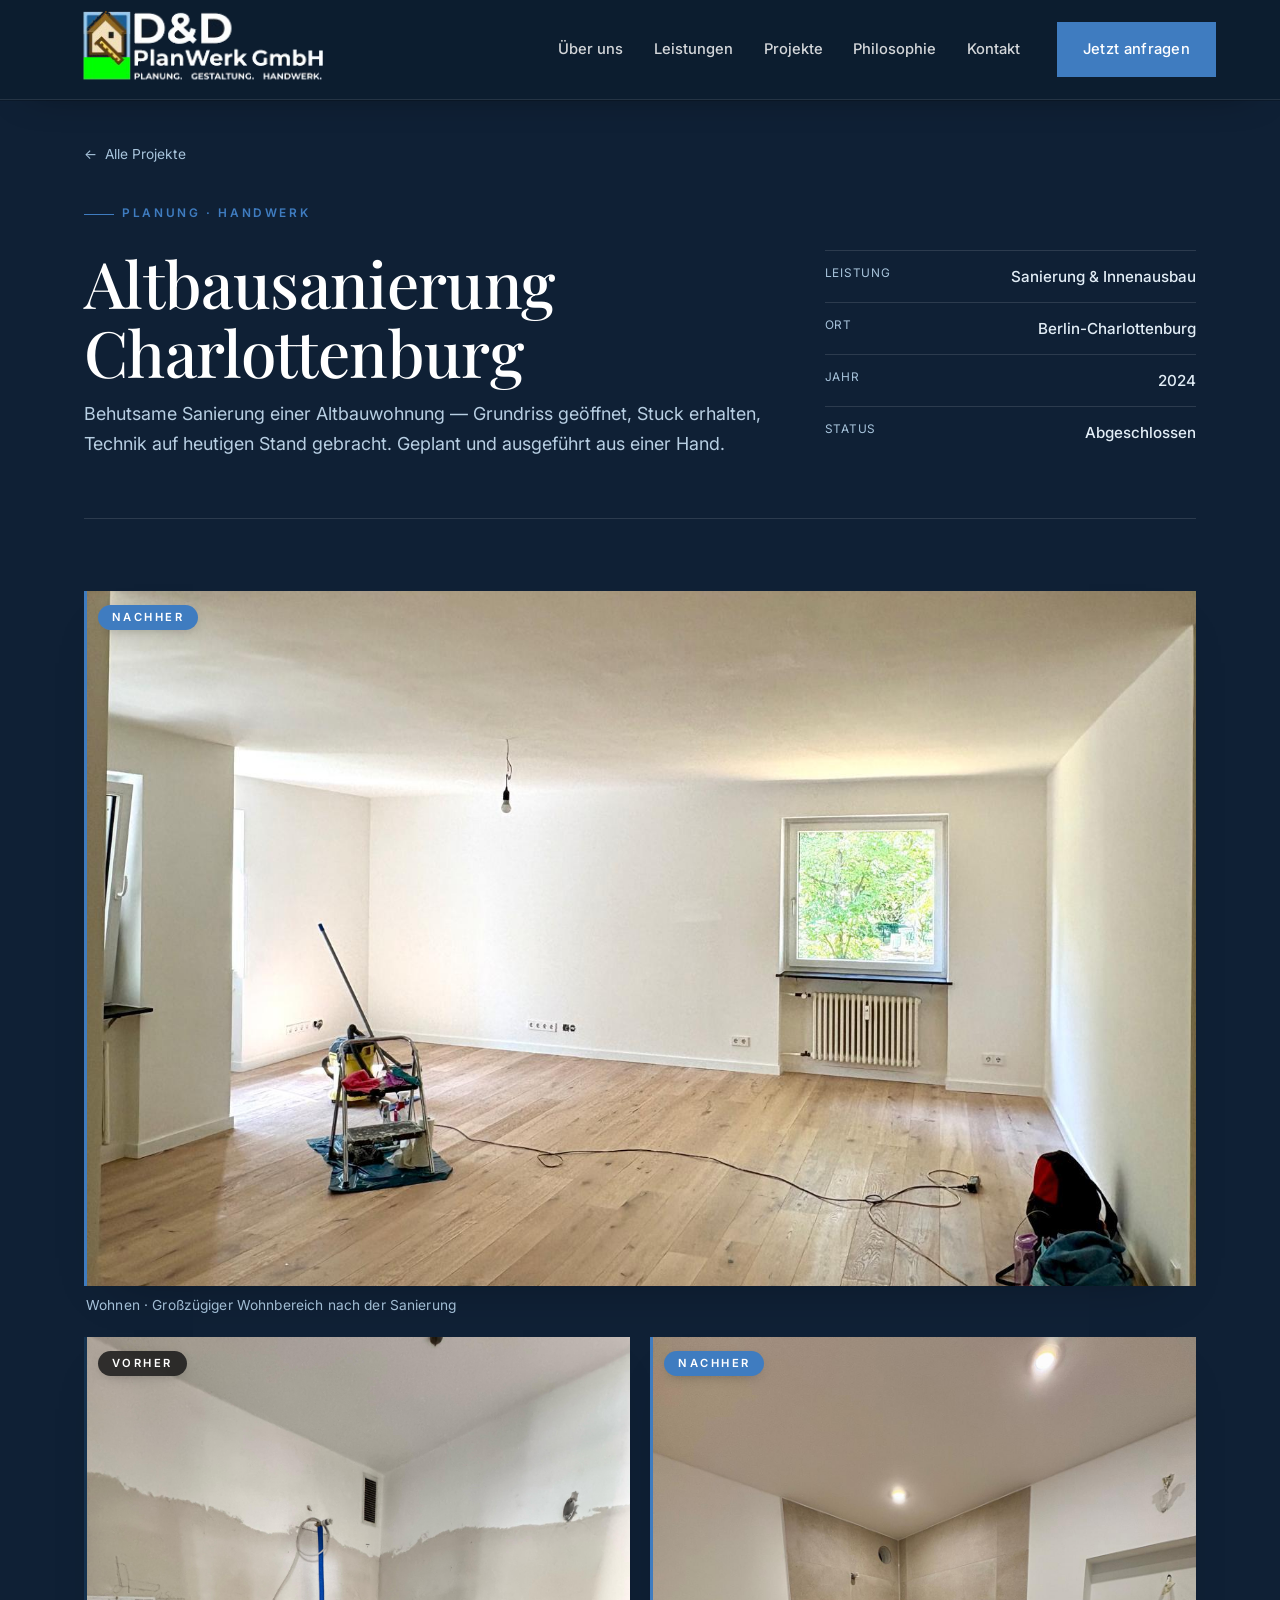
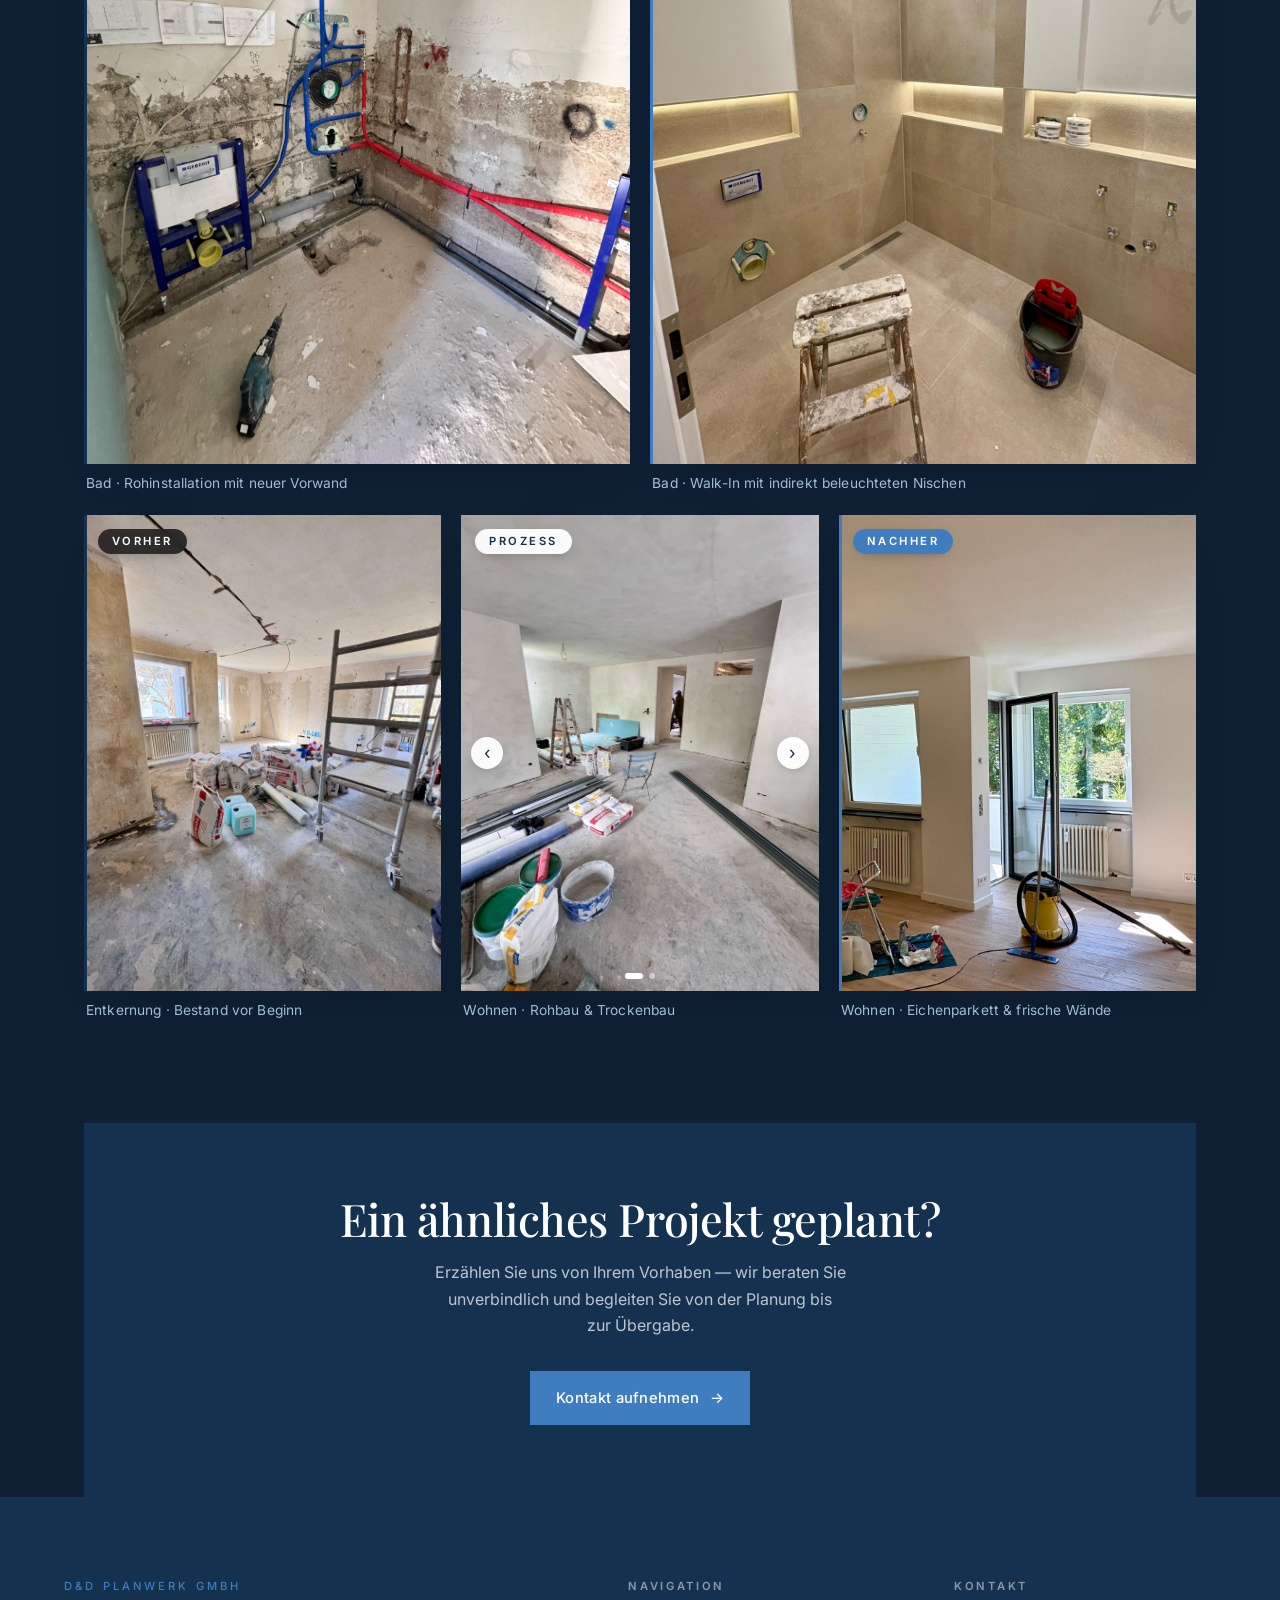
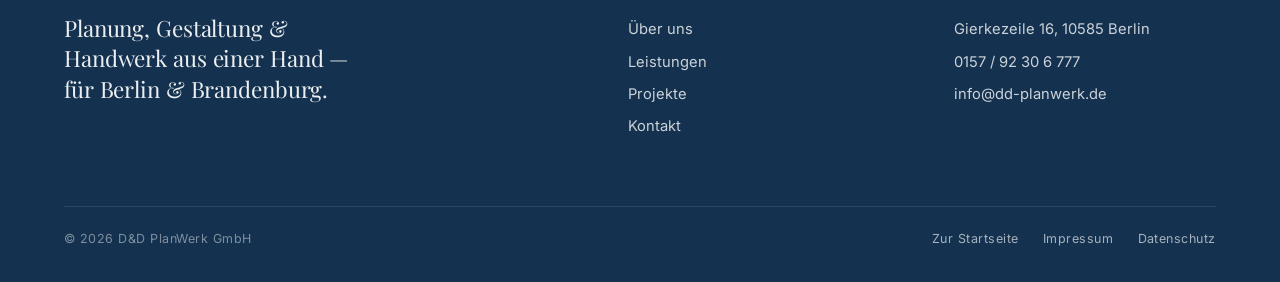
<file: projekt.html>
<!DOCTYPE html>
<html lang="de">
<head>
<meta charset="UTF-8">
<meta name="viewport" content="width=device-width, initial-scale=1.0">
<title>Projekt — D&D PlanWerk GmbH</title>
<meta name="description" content="Projektreferenz der D&D PlanWerk GmbH — Planung, Gestaltung &amp; Handwerk aus einer Hand.">
<link rel="preconnect" href="https://fonts.googleapis.com">
<link rel="preconnect" href="https://fonts.gstatic.com" crossorigin>
<link href="https://fonts.googleapis.com/css2?family=Playfair+Display:ital,wght@0,400;0,500;0,600;0,700;1,400&family=Inter:wght@300;400;500;600&display=swap" rel="stylesheet">
<link rel="stylesheet" href="assets/styles.css">
<style>
.p02-mobile-car{display:none}
@media(max-width:760px){
  .p02-mobile-car{display:flex;grid-column:span 3}
  .p02-vorher-single{display:none !important}
  .gitem.p02-nachher{grid-column:span 3 !important}
  .p02-mobile-car .gitem__pic{aspect-ratio:4/5 !important}
  .gitem.p02-nachher .gitem__pic{aspect-ratio:4/5 !important}
  .p01-row3 .gitem__pic{aspect-ratio:3/5 !important}
}
</style>
</head>
<body data-hero="light">

<!-- ============================== NAV ============================== -->
<nav class="nav scrolled" id="nav">
  <a href="index.html" class="nav__logo" aria-label="D&D PlanWerk Startseite"><img src="assets/dd-planwerk-logo.png" alt="D&D PlanWerk"></a>
  <div class="nav__links" id="navlinks">
    <a class="lnk" href="index.html#ueber">Über uns</a>
    <a class="lnk" href="index.html#leistungen">Leistungen</a>
    <a class="lnk" href="index.html#projekte">Projekte</a>
    <a class="lnk" href="index.html#philosophie">Philosophie</a>
    <a class="lnk" href="index.html#kontakt">Kontakt</a>
    <a class="btn btn--gold nav__cta" href="index.html#kontakt">Jetzt anfragen</a>
  </div>
  <button class="nav__burger" id="burger" aria-label="Menü öffnen" aria-expanded="false"><span></span><span></span><span></span></button>
  <div class="nav__backdrop" id="navBackdrop"></div>
</nav>

<!-- ============================== DETAIL ============================== -->
<main>
  <div class="pd-top">
    <a class="pd-back" href="index.html#projekte"><span>←</span> Alle Projekte</a>
    <div class="pd-head">
      <div>
        <span class="eyebrow" id="pd-cat">Referenz</span>
        <h1 id="pd-title">Projekt</h1>
        <p class="lead" id="pd-intro"></p>
      </div>
      <div class="pd-meta">
        <div><small>Leistung</small><b id="pd-scope">—</b></div>
        <div><small>Ort</small><b id="pd-loc">—</b></div>
        <div><small>Jahr</small><b id="pd-year">—</b></div>
        <div><small>Status</small><b>Abgeschlossen</b></div>
      </div>
    </div>
  </div>

  <div class="gallery" id="gallery">
    <div class="ph g-full" data-label="Hauptbild · Querformat (≥ 1600×800)"></div>
    <div class="ph g-half" data-label="Detail / Vorher"></div>
    <div class="ph g-half" data-label="Detail / Nachher"></div>
    <div class="ph g-third" data-label="Detail 1"></div>
    <div class="ph g-third" data-label="Detail 2"></div>
    <div class="ph g-third" data-label="Detail 3"></div>
  </div>

  <div class="pd-next">
    <div class="pd-cta">
      <h2>Ein ähnliches Projekt geplant?</h2>
      <p>Erzählen Sie uns von Ihrem Vorhaben — wir beraten Sie unverbindlich und begleiten Sie von der Planung bis zur Übergabe.</p>
      <a class="btn btn--gold" href="index.html#kontakt">Kontakt aufnehmen <span class="arr">→</span></a>
    </div>
  </div>
</main>

<!-- ============================== LIGHTBOX ============================== -->
<div class="lb" id="lb" role="dialog" aria-modal="true" aria-label="Bildansicht">
  <figure class="lb__stage">
    <img class="lb__img" id="lb-img" alt="">
    <span class="lb__badge" id="lb-badge" style="display:none"></span>
    <div class="lb__cap" id="lb-cap"></div>
  </figure>
  <button class="lb__close" id="lb-close" aria-label="Schließen">×</button>
</div>

<!-- ============================== FOOTER ============================== -->
<footer class="foot">
  <div class="foot__top">
    <div>
      <span class="foot__eyebrow">D&amp;D PlanWerk GmbH</span>
      <p class="foot__tag">Planung, Gestaltung &amp; Handwerk aus einer Hand — für Berlin &amp; Brandenburg.</p>
    </div>
    <div class="foot__cols">
      <div class="foot__col">
        <h5>Navigation</h5>
        <a href="index.html#ueber">Über uns</a><a href="index.html#leistungen">Leistungen</a><a href="index.html#projekte">Projekte</a><a href="index.html#kontakt">Kontakt</a>
      </div>
      <div class="foot__col">
        <h5>Kontakt</h5>
        <p>Gierkezeile 16, 10585 Berlin</p>
        <a href="tel:+4915792306777">0157 / 92 30 6 777</a>
        <a href="mailto:info@dd-planwerk.de">info@dd-planwerk.de</a>
      </div>
    </div>
  </div>
  <div class="foot__bar">
    <span>© 2026 D&amp;D PlanWerk GmbH</span>
    <nav><a href="index.html">Zur Startseite</a><a href="#">Impressum</a><a href="#">Datenschutz</a></nav>
  </div>
</footer>

<script>
if('scrollRestoration' in history){ history.scrollRestoration = 'manual'; }
(function(){
  const nav = performance.getEntriesByType && performance.getEntriesByType('navigation')[0];
  const isReload = nav ? nav.type === 'reload' : (performance.navigation && performance.navigation.type === 1);
  if(isReload && location.hash){ history.replaceState(null, '', location.pathname + location.search); }
  window.addEventListener('load', ()=>{ if(isReload || !location.hash) window.scrollTo(0,0); });
})();

const PROJECTS = {
  "01":{
    title:"Altbausanierung Charlottenburg",
    cat:"Planung · Handwerk",
    scope:"Sanierung & Innenausbau",
    loc:"Berlin-Charlottenburg",
    year:"2024",
    intro:"Behutsame Sanierung einer Altbauwohnung — Grundriss geöffnet, Stuck erhalten, Technik auf heutigen Stand gebracht. Geplant und ausgeführt aus einer Hand.",
    images:[
      {src:"assets/projekte/01/01-wohnzimmer-nachher.jpeg", ratio:"16/10", size:"full",  phase:"nachher", cap:"Wohnen · Großzügiger Wohnbereich nach der Sanierung"},
      {src:"assets/projekte/01/06-bad-rohinstallation.jpeg", ratio:"3/4", size:"half", phase:"vorher",  cap:"Bad · Rohinstallation mit neuer Vorwand"},
      {src:"assets/projekte/01/04-bad-nachher.jpeg",         ratio:"3/4", size:"half", phase:"nachher", cap:"Bad · Walk-In mit indirekt beleuchteten Nischen"},
      {src:"assets/projekte/01/08-entkernung.jpeg",          ratio:"3/4", size:"third", phase:"vorher",  cap:"Entkernung · Bestand vor Beginn"},
      {
        ratio:"3/4", size:"third",
        carousel:[
          {src:"assets/projekte/01/05-rohbau-wohnen.jpeg", phase:"prozess", cap:"Wohnen · Rohbau & Trockenbau"},
          {src:"assets/projekte/01/07-planung-wand.jpeg",  phase:"prozess", cap:"Planung · Werkstattpläne vor Ort"}
        ]
      },
      {src:"assets/projekte/01/09-wohnen-nachher.jpeg",     ratio:"3/4", size:"third", phase:"nachher", cap:"Wohnen · Eichenparkett & frische Wände"}
    ]
  },
  "02":{
    title:"Loft-Umbau Prenzlauer Berg",
    cat:"Gestaltung · Innenausbau",
    scope:"Innenarchitektur & Ausbau",
    loc:"Berlin-Prenzlauer Berg",
    year:"2023",
    intro:"Aus einer ehemaligen Gewerbeeinheit wird ein offenes Loft mit klarer Materialsprache, indirekter Lichtführung und maßgefertigten Einbauten.",
    images:[
      {src:"assets/projekte/02/01-dachboden-vorher.jpeg", ratio:"3/4", size:"third", phase:"vorher",  cap:"Dachboden · Rohzustand mit Isover-Dämmung"},
      {src:"assets/projekte/02/02-raum-vorher.jpeg",      ratio:"3/4", size:"third", phase:"vorher",  cap:"Raum · Bestand vor Entkernung"},
      {src:"assets/projekte/02/03-loft-prozess.jpeg",     ratio:"3/4", size:"third", phase:"nachher", cap:"Loft · Glasdach-Halle nach dem Umbau"},
      {
        ratio:"3/4", size:"half",
        carousel:[
          {src:"assets/projekte/02/04-bad-vorher-wanne.jpeg",      phase:"vorher", cap:"Bad · Wanne & Dusche vor dem Umbau"},
          {src:"assets/projekte/02/06-bad-vorher-waschbecken.jpeg", phase:"vorher", cap:"Bad · Waschbereich vor dem Umbau"}
        ]
      },
      {
        ratio:"3/4", size:"half",
        carousel:[
          {src:"assets/projekte/02/05-bad-prozess-a.jpeg", phase:"prozess", cap:"Bad · Entkernung Ansicht 1"},
          {src:"assets/projekte/02/05-bad-prozess-b.jpeg", phase:"prozess", cap:"Bad · Entkernung Ansicht 2"},
          {src:"assets/projekte/02/05-bad-prozess-c.jpeg", phase:"prozess", cap:"Bad · Entkernung Ansicht 3"}
        ]
      }
    ]
  },
  "03":{
    title:"Praxis Mitte",
    cat:"Trockenbau · Licht",
    scope:"Ausbau & Lichtplanung",
    loc:"Berlin-Mitte",
    year:"2024",
    intro:"Funktionaler Praxisausbau mit ruhiger Atmosphäre — durchdachte Raumaufteilung, schallschützender Trockenbau und blendfreie Beleuchtung.",
    images:[
      {src:"assets/projekte/03/00-altbau-vorher.jpeg",     ratio:"3/4", size:"half", phase:"vorher",  cap:"Altbau · Entkernung mit Bauschutt und freigelegtem Mauerwerk"},
      {src:"assets/projekte/03/01-altbau-prozess-a.jpeg",  ratio:"3/4", size:"half", phase:"nachher", cap:"Altbau · Verputzter Raum mit Stuckdecke und Flügeltür"},
      {src:"assets/projekte/03/03-flur-vorher.jpeg",       ratio:"3/4", size:"half", phase:"vorher",  cap:"Flur · Rohzustand mit alten Dielen und abgeblättertem Putz"},
      {src:"assets/projekte/03/04-flur-nachher.jpeg",      ratio:"3/4", size:"half", phase:"nachher", cap:"Flur · Frisch verputzt mit Eichenparkett und Einbauleuchten"},
      {src:"assets/projekte/03/05-raum-nachher.jpg",       ratio:"3/4", size:"half", phase:"nachher", cap:"Raum · Fertiggestellt mit neuem Dielenboden"},
      {src:"assets/projekte/03/06-wohnen-nachher.jpg",     ratio:"3/4", size:"half", phase:"nachher", cap:"Wohnen · Heller Wohnbereich mit Eichenparkett und neuen Fenstern"}
    ]
  },
  "04":{title:"Wohnhaus Brandenburg", cat:"Neubau · Planung", scope:"Neubau & Projektsteuerung", loc:"Brandenburg", year:"2023", intro:"Energieeffizienter Neubau eines Einfamilienhauses — von der Entwurfs- und Genehmigungsplanung bis zur Koordination aller Gewerke."},
  "05":{title:"Einbauküche Maßanfertigung", cat:"Möbeldesign", scope:"Möbeldesign & Fertigung", loc:"Berlin", year:"2025", intro:"Maßgefertigte Küche, exakt auf Raum und Nutzung zugeschnitten — vom Entwurf über die Materialauswahl bis zur sauberen Montage."},
  "06":{title:"Büroumbau Kreuzberg", cat:"Innenarchitektur · Ausbau", scope:"Innenarchitektur & Ausbau", loc:"Berlin-Kreuzberg", year:"2024", intro:"Umbau einer Bürofläche zu einer offenen, kommunikativen Arbeitswelt mit Rückzugszonen, Akustikkonzept und individueller Möblierung."}
};

const params = new URLSearchParams(location.search);
const id = (params.get('p') || '01').padStart(2,'0');
const p = PROJECTS[id] || PROJECTS["01"];
document.title = p.title + " — D&D PlanWerk GmbH";
document.getElementById('pd-title').textContent = p.title;
document.getElementById('pd-cat').textContent = p.cat;
document.getElementById('pd-intro').textContent = p.intro;
document.getElementById('pd-scope').textContent = p.scope;
document.getElementById('pd-loc').textContent = p.loc;
document.getElementById('pd-year').textContent = p.year;

const gallery = document.getElementById('gallery');
if(p.images && p.images.length){
  gallery.innerHTML = '';
  const PHASE_LABEL = {vorher:'Vorher', nachher:'Nachher', prozess:'Prozess'};
  const flat = [];
  p.images.forEach(item=>{
    if(item.carousel){ item.carousel.forEach(sub => flat.push({...sub, ratio:item.ratio})); }
    else { flat.push(item); }
  });
  flat.forEach(img=>{ const i = new Image(); i.src = img.src; });

  p.images.forEach(item=>{
    if(item.carousel){
      const el = document.createElement('figure');
      el.className = 'gitem gitem--car g-' + (item.size || 'third');
      const stage = document.createElement('div');
      stage.className = 'gitem__pic';
      if(item.ratio) stage.style.aspectRatio = item.ratio.replace('/', ' / ');
      const badge = document.createElement('span');
      badge.className = 'gitem__badge';
      const prev = document.createElement('button');
      prev.type='button'; prev.className='car__nav car__nav--prev'; prev.setAttribute('aria-label','Vorheriges Bild'); prev.textContent='‹';
      const next = document.createElement('button');
      next.type='button'; next.className='car__nav car__nav--next'; next.setAttribute('aria-label','Nächstes Bild'); next.textContent='›';
      const dots = document.createElement('div');
      dots.className = 'car__dots';
      item.carousel.forEach((_,di)=>{
        const d = document.createElement('span'); d.className='car__dot'; if(di===0) d.classList.add('is-on'); dots.appendChild(d);
      });
      const cap = document.createElement('figcaption');
      cap.className = 'gitem__cap';
      stage.appendChild(badge); stage.appendChild(prev); stage.appendChild(next); stage.appendChild(dots);
      el.appendChild(stage); el.appendChild(cap);
      let ci = 0;
      const imgA = document.createElement('div');
      const imgB = document.createElement('div');
      const layerStyle = 'position:absolute;inset:0;background-size:cover;background-position:center;transition:opacity .35s ease;';
      imgA.style.cssText = layerStyle + 'opacity:1;z-index:1;';
      imgB.style.cssText = layerStyle + 'opacity:0;z-index:2;';
      stage.appendChild(imgA); stage.appendChild(imgB);
      let activeLayer = 'A';
      function render(){
        const sub = item.carousel[ci];
        if(activeLayer === 'A'){
          imgB.style.backgroundImage = "url('" + sub.src + "')";
          imgB.style.opacity = '1'; imgA.style.opacity = '0'; activeLayer = 'B';
        } else {
          imgA.style.backgroundImage = "url('" + sub.src + "')";
          imgA.style.opacity = '1'; imgB.style.opacity = '0'; activeLayer = 'A';
        }
        if(sub.phase && PHASE_LABEL[sub.phase]){
          badge.textContent = PHASE_LABEL[sub.phase];
          badge.className = 'gitem__badge is-' + sub.phase;
          badge.style.display = '';
          el.className = 'gitem gitem--car g-' + (item.size || 'third') + ' is-' + sub.phase;
        } else { badge.style.display='none'; }
        cap.textContent = sub.cap || '';
        dots.querySelectorAll('.car__dot').forEach((d,di)=> d.classList.toggle('is-on', di===ci));
      }
      imgA.style.backgroundImage = "url('" + item.carousel[0].src + "')";
      {
        const sub = item.carousel[0];
        if(sub.phase && PHASE_LABEL[sub.phase]){
          badge.textContent = PHASE_LABEL[sub.phase];
          badge.className = 'gitem__badge is-' + sub.phase;
          badge.style.display = '';
          el.className = 'gitem gitem--car g-' + (item.size || 'third') + ' is-' + sub.phase;
        }
        cap.textContent = sub.cap || '';
      }
      function step(d, ev){
        if(ev){ ev.stopPropagation(); }
        ci = (ci + d + item.carousel.length) % item.carousel.length;
        render();
      }
      prev.addEventListener('click', e=> step(-1, e));
      next.addEventListener('click', e=> step(1, e));
      gallery.appendChild(el);
      return;
    }
    const el = document.createElement('figure');
    el.className = 'gitem g-' + (item.size || 'third') + (item.phase ? ' is-' + item.phase : '');
    const pic = document.createElement('div');
    pic.className = 'gitem__pic';
    pic.style.backgroundImage = "url('" + item.src + "')";
    if(item.ratio) pic.style.aspectRatio = item.ratio.replace('/', ' / ');
    if(item.pos) pic.style.backgroundPosition = item.pos;
    el.appendChild(pic);
    if(item.phase && PHASE_LABEL[item.phase]){
      const b = document.createElement('span');
      b.className = 'gitem__badge';
      b.textContent = PHASE_LABEL[item.phase];
      el.appendChild(b);
    }
    if(item.cap){
      const c = document.createElement('figcaption');
      c.className = 'gitem__cap';
      c.textContent = item.cap;
      el.appendChild(c);
    }
    gallery.appendChild(el);
  });

  if(id === '01'){
    const gitems01 = Array.from(gallery.querySelectorAll('.gitem'));
    [3,4,5].forEach(function(i){ if(gitems01[i]) gitems01[i].classList.add('p01-row3'); });
  }

  if(id === '02'){
    const gitems = Array.from(gallery.querySelectorAll('.gitem'));
    gitems[0].classList.add('p02-vorher-single');
    gitems[1].classList.add('p02-vorher-single');
    gitems[2].classList.add('p02-nachher');
    const vorherData = [
      {src:p.images[0].src, cap:p.images[0].cap},
      {src:p.images[1].src, cap:p.images[1].cap}
    ];
    const mc = document.createElement('figure');
    mc.className = 'gitem gitem--car p02-mobile-car is-vorher';
    const mStage = document.createElement('div');
    mStage.className = 'gitem__pic';
    mStage.style.aspectRatio = '4 / 5';
    const mBadge = document.createElement('span');
    mBadge.className = 'gitem__badge is-vorher';
    mBadge.textContent = 'Vorher';
    const mPrev = document.createElement('button');
    mPrev.type='button'; mPrev.className='car__nav car__nav--prev';
    mPrev.setAttribute('aria-label','Vorheriges Bild'); mPrev.textContent='‹';
    const mNext = document.createElement('button');
    mNext.type='button'; mNext.className='car__nav car__nav--next';
    mNext.setAttribute('aria-label','Nächstes Bild'); mNext.textContent='›';
    const mDots = document.createElement('div'); mDots.className='car__dots';
    vorherData.forEach((_,di)=>{
      const d=document.createElement('span'); d.className='car__dot';
      if(di===0) d.classList.add('is-on'); mDots.appendChild(d);
    });
    const mCap = document.createElement('figcaption');
    mCap.className='gitem__cap';
    mCap.textContent = vorherData[0].cap;
    const mImgA = document.createElement('div');
    const mImgB = document.createElement('div');
    const ls='position:absolute;inset:0;background-size:cover;background-position:center;transition:opacity .35s ease;';
    mImgA.style.cssText=ls+'opacity:1;z-index:1;';
    mImgB.style.cssText=ls+'opacity:0;z-index:2;';
    mImgA.style.backgroundImage="url('"+vorherData[0].src+"')";
    mStage.append(mImgA, mImgB, mBadge, mPrev, mNext, mDots);
    mc.append(mStage, mCap);
    let mci=0, mAL='A';
    function mRender(){
      const sub=vorherData[mci];
      if(mAL==='A'){
        mImgB.style.backgroundImage="url('"+sub.src+"')";
        mImgB.style.opacity='1'; mImgA.style.opacity='0'; mAL='B';
      } else {
        mImgA.style.backgroundImage="url('"+sub.src+"')";
        mImgA.style.opacity='1'; mImgB.style.opacity='0'; mAL='A';
      }
      mCap.textContent=sub.cap||'';
      mDots.querySelectorAll('.car__dot').forEach((d,di)=>d.classList.toggle('is-on',di===mci));
    }
    mPrev.addEventListener('click',e=>{e.stopPropagation();mci=(mci-1+vorherData.length)%vorherData.length;mRender();});
    mNext.addEventListener('click',e=>{e.stopPropagation();mci=(mci+1)%vorherData.length;mRender();});
    gallery.insertBefore(mc, gitems[0]);
  }
}

(function(){
  const lb     = document.getElementById('lb');
  const lbImg  = document.getElementById('lb-img');
  const lbBadge= document.getElementById('lb-badge');
  const lbCap  = document.getElementById('lb-cap');
  const lbClose= document.getElementById('lb-close');
  const PHASE  = {vorher:'Vorher', nachher:'Nachher', prozess:'Prozess'};
  function openLb(src, phase, cap){
    lbImg.src = src;
    if(phase && PHASE[phase]){
      lbBadge.textContent = PHASE[phase];
      lbBadge.className = 'lb__badge is-' + phase;
      lbBadge.style.display = '';
    } else { lbBadge.style.display = 'none'; }
    lbCap.textContent = cap || '';
    lb.classList.add('is-open');
    document.body.classList.add('lb-open');
  }
  function closeLb(){
    lb.classList.remove('is-open');
    document.body.classList.remove('lb-open');
    lbImg.src = '';
  }
  lbClose.addEventListener('click', closeLb);
  lb.addEventListener('click', e=>{ if(e.target === lb) closeLb(); });
  window.addEventListener('keydown', e=>{ if(e.key === 'Escape') closeLb(); });
  function wireGallery(){
    if(!window.matchMedia('(max-width:760px)').matches) return;
    document.querySelectorAll('.gitem__pic').forEach(pic=>{
      pic.style.cursor = 'zoom-in';
      pic.addEventListener('click', e=>{
        if(e.target.closest('.car__nav')) return;
        const layers = pic.querySelectorAll('div');
        let src = '';
        if(layers.length){
          let visible = null;
          layers.forEach(l=>{ if(l.style.backgroundImage && l.style.opacity !== '0') visible = l; });
          if(visible) src = visible.style.backgroundImage.replace(/^url\(['"]?/,'').replace(/['"]?\)$/,'');
        }
        if(!src) src = pic.style.backgroundImage.replace(/^url\(['"]?/,'').replace(/['"]?\)$/,'');
        if(!src) return;
        const gitem = pic.closest('.gitem');
        const phaseMatch = gitem && gitem.className.match(/is-(vorher|nachher|prozess)/);
        const phase = phaseMatch ? phaseMatch[1] : '';
        const capEl = gitem && gitem.querySelector('.gitem__cap');
        openLb(src, phase, capEl ? capEl.textContent : '');
      });
    });
  }
  setTimeout(wireGallery, 200);
})();

const nav = document.getElementById('nav');
window.addEventListener('scroll', ()=> nav.classList.toggle('scrolled', true), {passive:true});
const burger = document.getElementById('burger');
const backdrop = document.getElementById('navBackdrop');
function setMenu(open){
  nav.classList.toggle('open', open);
  document.body.classList.toggle('menu-open', open);
  burger.setAttribute('aria-expanded', open ? 'true' : 'false');
}
burger.addEventListener('click', ()=> setMenu(!nav.classList.contains('open')));
backdrop.addEventListener('click', ()=> setMenu(false));
document.querySelectorAll('#navlinks a').forEach(a=> a.addEventListener('click', ()=> setMenu(false)));
window.addEventListener('keydown', e=>{ if(e.key === 'Escape') setMenu(false); });
</script>
</body>
</html>
</file>
<file: assets/styles.css>
/* ============================================================
   DESIGN SYSTEM — D&D PlanWerk
   Palette : Tiefblau #14324f · Weiß / Hellblau · Akzentblau #3f7cc0
   Type    : Playfair Display (Headlines) · Inter (Fließtext)
   ============================================================ */
:root{
  --ink:#14324f;           /* tiefes, ruhiges Navy */
  --ink-2:#1d4368;
  --ink-soft:#a8c4dc;      /* weiches Blaugrau auf Dunkel */
  --line:rgba(255,255,255,.12);
  --paper:#0f2035;          /* dunkles Blau */
  --paper-2:#152840;        /* etwas anderes Dunkelblau */
  --paper-3:#1c3553;        /* placeholder ground */
  --gold:#3f7cc0;          /* Akzent (Tweak-bar) */
  --gold-deep:#2c5e9b;
  --gold-tint:rgba(63,124,192,.12);
  --radius:0px;            /* Eckenstil (Tweak-bar) */
  --container:1240px;
  --gut:clamp(20px,5vw,64px);
  --maxc:#14324f;
}
*{box-sizing:border-box;margin:0;padding:0}
html{scroll-behavior:smooth}
body{
  font-family:'Inter',system-ui,sans-serif;
  color:#e2edf6;
  background:var(--paper);
  line-height:1.65;
  -webkit-font-smoothing:antialiased;
  text-rendering:optimizeLegibility;
  overflow-x:hidden;
}
h1,h2,h3,h4{font-family:'Playfair Display',Georgia,serif;font-weight:500;line-height:1.08;letter-spacing:-.01em;color:#fff}
p{text-wrap:pretty}
a{color:inherit;text-decoration:none}
img{display:block;max-width:100%}
html{scroll-padding-top:20px}
section{scroll-margin-top:20px}

.wrap{max-width:var(--container);margin:0 auto;padding-inline:var(--gut)}
.eyebrow{
  font-family:'Inter',sans-serif;font-weight:600;font-size:.74rem;
  letter-spacing:.22em;text-transform:uppercase;color:var(--gold);
  display:inline-flex;align-items:center;gap:.7em;margin-bottom:1.1rem;
}
.eyebrow::before{content:"";width:30px;height:1px;background:var(--gold)}
.lead{font-size:clamp(1.05rem,1.4vw,1.18rem);color:#b8cfe3;max-width:62ch}

/* ---------- Buttons ---------- */
.btn{
  --bg:var(--ink);--fg:#fff;--bd:var(--ink);
  display:inline-flex;align-items:center;gap:.7em;
  font-family:'Inter',sans-serif;font-weight:500;font-size:.92rem;letter-spacing:.02em;
  padding:.95em 1.7em;border-radius:var(--radius);
  background:var(--bg);color:var(--fg);border:1px solid var(--bd);
  cursor:pointer;transition:transform .35s cubic-bezier(.2,.8,.2,1),background .3s,color .3s,box-shadow .35s;
}
.btn:hover{transform:translateY(-3px);box-shadow:0 14px 30px -14px rgba(0,0,0,.45)}
.btn .arr{transition:transform .35s}
.btn:hover .arr{transform:translateX(5px)}
.btn--gold{--bg:var(--gold);--fg:#fff;--bd:var(--gold)}
.btn--gold:hover{--bg:var(--gold-deep);--bd:var(--gold-deep);--fg:#fff}
.btn--ghost{--bg:transparent;--fg:#fff;--bd:rgba(255,255,255,.35)}
.btn--ghost:hover{--bg:#fff;--fg:var(--ink);--bd:#fff}
.btn--ghost-light{--bg:transparent;--fg:#fff;--bd:rgba(255,255,255,.45)}
.btn--ghost-light:hover{--bg:#fff;--fg:var(--ink);--bd:#fff}

/* ---------- Placeholder image field ---------- */
.ph{
  position:relative;background:var(--paper-3);overflow:hidden;border-radius:var(--radius);
  background-image:repeating-linear-gradient(135deg,rgba(26,26,26,.045) 0 2px,transparent 2px 13px);
  display:flex;align-items:flex-end;
}
.ph::after{
  content:attr(data-label);
  font-family:'IBM Plex Mono',ui-monospace,'SF Mono',Menlo,monospace;
  font-size:.7rem;letter-spacing:.06em;color:#9a9183;
  padding:12px 14px;line-height:1.45;text-transform:uppercase;
}
.ph--dark{background:#222;background-image:repeating-linear-gradient(135deg,rgba(255,255,255,.05) 0 2px,transparent 2px 13px)}
.ph--dark::after{color:#7f786d}
.ph.has-img{background-color:#222;background-size:cover;background-position:center;background-repeat:no-repeat;background-image:none}
.ph.has-img::after{display:none}

/* ============================================================ NAV */
.nav{
  position:fixed;inset:0 0 auto 0;z-index:100;
  height:140px;
  display:flex;align-items:stretch;justify-content:space-between;
  padding:0 var(--gut);
  background:rgba(16,37,59,.72);backdrop-filter:blur(10px);
  border-bottom:1px solid rgba(255,255,255,.08);
  transition:background .4s,box-shadow .4s,border-color .4s;
}
.nav.scrolled{background:rgba(13,30,48,.95);box-shadow:0 1px 0 rgba(0,0,0,.2),0 18px 40px -34px rgba(0,0,0,.7);border-color:rgba(255,255,255,.1);height:100px}
.nav__logo{display:flex;align-items:center}
.nav__logo img{height:157%;width:auto;max-height:238px;max-width:417px;object-fit:contain;transition:max-height .4s}
.nav.scrolled .nav__logo img{max-height:140px}
.nav__links{display:flex;align-items:center;gap:clamp(18px,2.4vw,38px);margin-left:auto;height:100%}
.nav__links a.lnk{
  font-size:.92rem;font-weight:500;color:rgba(255,255,255,.82);position:relative;padding:4px 0;
}
.nav__links a.lnk::after{content:"";position:absolute;left:0;bottom:0;height:1.5px;width:0;background:var(--gold);transition:width .35s}
.nav__links a.lnk:hover{color:#fff}
.nav__links a.lnk:hover::after{width:100%}
.nav__cta{margin-left:6px}
.nav__burger{display:none;flex-direction:column;gap:5px;background:none;border:0;cursor:pointer;padding:8px}
.nav__burger span{width:24px;height:2px;background:#fff;transition:.35s}
.nav.open .nav__burger span:nth-child(1){transform:translateY(7px) rotate(45deg)}
.nav.open .nav__burger span:nth-child(2){opacity:0}
.nav.open .nav__burger span:nth-child(3){transform:translateY(-7px) rotate(-45deg)}

/* ============================================================ HERO */
.hero{position:relative;min-height:100svh;display:flex;align-items:center;background:var(--ink);background-image:url('../assets/hero-bg.png');background-size:cover;background-position:center;}
.hero::before{content:"";position:absolute;inset:0;background:linear-gradient(to right, rgba(15,32,53,.82) 45%, rgba(15,32,53,.45) 100%);z-index:0}
.hero__inner{position:relative;z-index:1}
.hero, .hero h1{color:#fff}
.hero .lead{color:rgba(255,255,255,.82)}
.hero .eyebrow{color:#a9cdee}
.hero .hero__cta-ghost{--bg:transparent;--fg:#fff;--bd:rgba(255,255,255,.5)}
.hero .hero__cta-ghost:hover{--bg:#fff;--fg:var(--ink);--bd:#fff}

.hero__inner{max-width:var(--container);margin:0 auto;padding:140px var(--gut) 120px;width:100%}
.hero h1{font-size:clamp(2.6rem,6.4vw,5.3rem);max-width:16ch;margin-bottom:1.4rem}
.hero h1 .gold{color:var(--gold);font-style:italic;font-weight:600}
.hero .lead{margin-bottom:2.4rem;font-size:clamp(1.1rem,1.6vw,1.32rem)}
.hero__btns{display:flex;flex-wrap:wrap;gap:14px}

@media(max-width:560px){
  .hero__btns{flex-direction:column;align-items:stretch}
  .hero__btns .btn{justify-content:center}
}

/* ============================================================ FACTS */
.facts{background:var(--ink);color:#fff}
.facts__grid{display:grid;grid-template-columns:repeat(3,1fr)}
.fact{padding:clamp(36px,5vw,64px) var(--gut);border-left:1px solid rgba(255,255,255,.1)}
.fact:first-child{border-left:0}
.fact__num{font-family:'Playfair Display',serif;font-size:clamp(2.4rem,4.4vw,3.4rem);color:var(--gold);line-height:1}
.fact__label{margin-top:.7rem;font-size:.95rem;color:rgba(255,255,255,.72);letter-spacing:.01em}

/* ============================================================ SECTION SHELLS */
.sec{padding:clamp(80px,11vw,150px) 0}
.sec--paper{background:var(--paper-2)}
.sec__head{max-width:64ch}
.sec__head h2{font-size:clamp(2rem,4.4vw,3.3rem);margin-bottom:1.1rem}

/* ÜBER UNS */
.about{display:grid;grid-template-columns:1.05fr .95fr;gap:clamp(36px,5vw,80px);align-items:center}
.about__img{aspect-ratio:4/5;min-height:420px}
.about p+p{margin-top:1.1rem}
.about__sign{margin-top:2rem;display:flex;align-items:center;gap:16px}
.about__sign b{font-family:'Playfair Display',serif;font-size:1.15rem;font-weight:600}
.about__sign span{font-size:.86rem;color:var(--ink-soft)}

/* LEISTUNGEN */
.cards{display:grid;grid-template-columns:repeat(3,1fr);gap:clamp(18px,2vw,26px);margin-top:clamp(40px,5vw,64px)}
.card{
  background:rgba(255,255,255,.05);border:1px solid rgba(255,255,255,.1);border-radius:var(--radius);
  padding:clamp(28px,3vw,40px);position:relative;overflow:hidden;
  transition:transform .4s cubic-bezier(.2,.8,.2,1),box-shadow .4s,border-color .4s;
}
.sec--paper .card{background:rgba(255,255,255,.07)}
.card::before{content:"";position:absolute;left:0;top:0;height:3px;width:0;background:var(--gold);transition:width .45s}
.card:hover{transform:translateY(-8px);box-shadow:0 30px 60px -38px rgba(0,0,0,.4);border-color:transparent}
.card:hover::before{width:100%}
.card__ix{width:54px;height:54px;border:1px solid var(--gold);border-radius:var(--radius);display:grid;place-items:center;color:var(--gold-deep);margin-bottom:22px}
.card__ix svg{width:26px;height:26px;stroke:currentColor;stroke-width:1.4;fill:none}
.card h3{font-size:1.5rem;margin-bottom:.7rem}
.card p{color:#b8cfe3;font-size:.97rem}
.card ul{list-style:none;margin-top:1.2rem;display:flex;flex-direction:column;gap:.5rem}
.card li{font-size:.9rem;color:#d0e3f0;display:flex;gap:.6em;align-items:baseline}
.card li::before{content:"";width:5px;height:5px;background:var(--gold);border-radius:50%;flex:none;transform:translateY(-2px)}

/* PROJEKTE */
.proj{display:grid;grid-template-columns:repeat(3,1fr);gap:clamp(16px,1.8vw,24px);margin-top:clamp(40px,5vw,64px)}
.pcard{position:relative;overflow:hidden;border-radius:var(--radius);aspect-ratio:1/1;display:block;cursor:pointer}
.pcard .ph{position:absolute;inset:0;width:100%;height:100%;align-items:flex-start;transition:transform .6s cubic-bezier(.2,.8,.2,1)}
.pcard .ph::after{padding:14px 16px}
.pcard .meta{
  position:absolute;left:0;right:0;bottom:0;padding:22px;z-index:2;color:#fff;
  background:linear-gradient(transparent,rgba(0,0,0,.55));
  display:flex;flex-direction:column;align-items:flex-start;
  opacity:1;transform:none;transition:background .4s;
}
.pcard:hover .meta,.pcard:focus-visible .meta{background:linear-gradient(transparent,rgba(0,0,0,.66))}
.pcard:hover .ph{transform:scale(1.04)}
.pcard .meta b{font-family:'Playfair Display',serif;font-size:1.3rem;font-weight:600;display:block;opacity:0;transform:translateY(8px);transition:.35s}
.pcard:hover .meta b,.pcard:focus-visible .meta b{opacity:1;transform:none}
.pcard .meta .tag{font-size:.8rem;letter-spacing:.12em;text-transform:uppercase;opacity:0;transform:translateY(8px);transition:.35s .05s}
.pcard:hover .meta .tag,.pcard:focus-visible .meta .tag{opacity:1;transform:none}
.pcard .meta .more{display:inline-flex;align-items:center;gap:.5em;margin-top:auto;padding-top:10px;font-size:.78rem;letter-spacing:.1em;text-transform:uppercase;color:var(--gold);align-self:flex-end}
.proj-more{display:none;margin-top:28px;width:100%;justify-content:center}

/* PHILOSOPHIE */
.phil{background:var(--ink);color:#fff}
.phil .eyebrow{color:#a9cdee}
.phil h2{color:#fff}
.phil .lead{color:rgba(255,255,255,.74)}
.phil__grid{display:grid;grid-template-columns:repeat(3,1fr);gap:clamp(24px,3vw,48px);margin-top:clamp(46px,6vw,72px)}
.value{padding-top:26px;border-top:1px solid rgba(255,255,255,.16)}
.value__ix{width:44px;height:44px;color:var(--gold);margin-bottom:20px}
.value__ix svg{width:44px;height:44px;stroke:currentColor;stroke-width:1.2;fill:none}
.value h3{color:#fff;font-size:1.45rem;margin-bottom:.6rem}
.value p{color:rgba(255,255,255,.7);font-size:.96rem}

/* TESTIMONIALS */
.quotes{display:grid;grid-template-columns:repeat(3,1fr);gap:clamp(18px,2vw,26px);margin-top:clamp(40px,5vw,64px)}
.quote{background:rgba(255,255,255,.06);border:1px solid rgba(255,255,255,.1);border-radius:var(--radius);padding:clamp(28px,3vw,38px);display:flex;flex-direction:column}
.sec--paper .quote{background:rgba(255,255,255,.08)}
.quote__mark{font-family:'Playfair Display',serif;font-size:3.4rem;line-height:.6;color:var(--gold);height:30px}
.quote p{font-size:1.05rem;color:#d0e3f0;margin:14px 0 24px;flex:1}
.quote__who{display:flex;align-items:center;gap:14px}
.quote__av{
  width:50px;height:50px;border-radius:50%;flex:none;
  background:linear-gradient(140deg,rgba(63,124,192,.25) 0%,rgba(44,94,155,.35) 100%);
  border:1px solid var(--gold);
  box-shadow:inset 0 0 0 3px rgba(255,255,255,.06), 0 8px 20px -12px rgba(44,94,155,.45);
  display:grid;place-items:center;
  position:relative;
}
.quote__av::after{
  content:attr(data-init);
  font-family:'Playfair Display',Georgia,serif;
  font-weight:600;font-style:italic;
  font-size:1.02rem;letter-spacing:.01em;
  color:var(--gold);
  line-height:1;
}
.quote__who b{display:block;font-size:.95rem;color:#fff}
.quote__who span{font-size:.82rem;color:#a8c4dc}
.stars{color:var(--gold);font-size:.85rem;letter-spacing:2px;margin-bottom:2px}

/* KONTAKT */
.contact{display:grid;grid-template-columns:.95fr 1.05fr;gap:clamp(36px,5vw,72px);align-items:start}
.contact__info h2{font-size:clamp(2rem,4vw,3rem);margin-bottom:1.2rem}
.cinfo{display:flex;flex-direction:column;gap:2px;margin-top:2rem}
.cinfo a,.cinfo div{display:flex;gap:16px;align-items:flex-start;padding:16px 0;border-top:1px solid rgba(255,255,255,.12)}
.cinfo .ic{width:22px;height:22px;color:var(--gold-deep);flex:none;margin-top:3px}
.cinfo .ic svg{width:22px;height:22px;stroke:currentColor;stroke-width:1.5;fill:none}
.cinfo small{display:block;font-size:.72rem;letter-spacing:.14em;text-transform:uppercase;color:#a8c4dc;margin-bottom:2px}
.cinfo b{font-weight:500;font-size:1.02rem}
.map{margin-top:28px;border-radius:var(--radius);overflow:hidden;border:1px solid rgba(255,255,255,.12);height:230px;box-shadow:0 4px 24px -8px rgba(0,0,0,.3)}
.map iframe{width:100%;height:100%;border:0;display:block}

.form{background:rgba(255,255,255,.06);border:1px solid rgba(255,255,255,.12);border-radius:var(--radius);padding:clamp(28px,3.4vw,44px);box-shadow:0 8px 40px -12px rgba(0,0,0,.3)}
.form__head{margin-bottom:24px}
.form__head h3{font-family:'Playfair Display',Georgia,serif;font-size:1.4rem;font-weight:500;margin:0 0 6px;color:#fff}
.form__head p{font-size:.88rem;color:#a8c4dc;margin:0}
.sec--paper .form{background:rgba(255,255,255,.08)}
.field{margin-bottom:22px}
.field label{display:block;font-size:.82rem;font-weight:500;letter-spacing:.04em;margin-bottom:8px;color:#c8ddef}
.field input,.field textarea{
  width:100%;font-family:inherit;font-size:1rem;color:#e8f3fa;
  padding:14px 16px;background:rgba(255,255,255,.08);border:1px solid rgba(255,255,255,.15);border-radius:var(--radius);
  transition:border-color .25s,background .25s,box-shadow .25s;
}
.field input::placeholder,.field textarea::placeholder{color:rgba(255,255,255,.3)}
.sec--paper .field input,.sec--paper .field textarea{background:rgba(255,255,255,.1)}
.field textarea{resize:vertical;min-height:128px}
.field input:focus,.field textarea:focus{outline:none;border-color:var(--gold);background:rgba(63,124,192,.15);box-shadow:0 0 0 3px var(--gold-tint)}
.field.invalid input,.field.invalid textarea{border-color:#c0584a;background:#fdf3f1}
.field .err{display:none;color:#c0584a;font-size:.8rem;margin-top:6px}
.field.invalid .err{display:block}
.form__note{font-size:.8rem;color:#7a9ab5;margin-top:4px}
.form__ok{display:none;align-items:center;gap:12px;padding:16px 18px;background:var(--gold-tint);border:1px solid var(--gold);border-radius:var(--radius);color:#fff;font-size:.95rem;margin-bottom:20px}
.form__ok.show{display:flex;animation:pop .5s}
@keyframes pop{from{opacity:0;transform:translateY(-8px)}to{opacity:1;transform:none}}

/* FOOTER */
.foot{background:var(--ink);color:rgba(255,255,255,.7);padding:80px var(--gut) 32px}
.foot__top{
  max-width:var(--container);margin:0 auto;
  display:grid;grid-template-columns:1.1fr 1.4fr;gap:clamp(40px,8vw,120px);
  align-items:start;
}
.foot__eyebrow{
  display:block;font-family:'Inter',sans-serif;font-weight:500;
  font-size:.7rem;letter-spacing:.28em;text-transform:uppercase;
  color:var(--gold);margin-bottom:18px;
}
.foot__tag{
  font-family:'Playfair Display',Georgia,serif;
  font-weight:400;font-size:1.4rem;line-height:1.35;letter-spacing:-.005em;
  color:rgba(255,255,255,.92);max-width:24ch;margin:0;
}
.foot__cols{
  display:grid;grid-template-columns:1fr 1fr;gap:clamp(28px,5vw,80px);
}
.foot__col h5{
  font-family:'Inter';font-weight:600;font-size:.7rem;
  letter-spacing:.24em;text-transform:uppercase;
  color:rgba(255,255,255,.5);margin:0 0 18px;
}
.foot__col a,.foot__col p{display:block;font-size:.92rem;color:rgba(255,255,255,.78);padding:4px 0;transition:color .2s}
.foot__col a{position:relative}
.foot__col a:hover{color:var(--gold)}
.foot__bar{
  max-width:var(--container);margin:64px auto 0;padding-top:22px;
  border-top:1px solid rgba(255,255,255,.1);
  display:flex;justify-content:space-between;align-items:center;gap:16px;
  font-size:.78rem;letter-spacing:.04em;color:rgba(255,255,255,.45);
  white-space:nowrap;
}
.foot__bar nav{display:flex;gap:24px}
.foot__bar a{color:rgba(255,255,255,.62);transition:color .2s}
.foot__bar a:hover{color:var(--gold)}
@media(max-width:760px){
  .foot{padding:60px var(--gut) 28px}
  .foot__top{grid-template-columns:1fr;gap:44px}
  .foot__cols{grid-template-columns:1fr 1fr}
  .foot__bar{flex-direction:column;align-items:flex-start;gap:14px;white-space:normal;margin-top:44px}
}

/* ============================================================ REVEAL */
.reveal{opacity:0;transform:translateY(28px);transition:opacity .9s cubic-bezier(.2,.8,.2,1),transform .9s cubic-bezier(.2,.8,.2,1)}
.reveal.in{opacity:1;transform:none}
.reveal[data-d="1"]{transition-delay:.1s}
.reveal[data-d="2"]{transition-delay:.2s}
.reveal[data-d="3"]{transition-delay:.3s}
@media(prefers-reduced-motion:reduce){.reveal{opacity:1;transform:none;transition:none}}

/* ============================================================ LEGAL OVERLAY */
.legal{position:fixed;inset:0;z-index:200;display:none;align-items:flex-start;justify-content:center;padding:max(4vh,28px) var(--gut);overflow-y:auto;background:rgba(20,20,20,.5);backdrop-filter:blur(4px)}
.legal.show{display:flex;animation:pop .35s}
.legal__panel{background:#0f2035;max-width:760px;width:100%;border-radius:var(--radius);box-shadow:0 40px 100px -30px rgba(0,0,0,.6);padding:clamp(28px,5vw,56px);position:relative;border:1px solid rgba(255,255,255,.1)}
.legal__close{position:sticky;top:0;float:right;margin:-8px -8px 0 0;width:42px;height:42px;border:1px solid rgba(255,255,255,.15);background:#152840;border-radius:var(--radius);font-size:1.3rem;line-height:1;cursor:pointer;color:#a8c4dc;transition:.25s;z-index:2}
.legal__close:hover{background:var(--ink);color:#fff;border-color:var(--ink)}
.legal__doc h2{font-size:clamp(1.7rem,3.6vw,2.5rem);margin-bottom:.4rem}
.legal__doc .eyebrow{margin-bottom:.8rem}
.legal__doc h3{font-family:'Inter',sans-serif;font-weight:600;font-size:1.02rem;letter-spacing:.01em;margin:1.9rem 0 .5rem;color:#fff}
.legal__doc p{color:#b8cfe3;font-size:.96rem;margin-bottom:.6rem}
.legal__doc a{color:var(--gold-deep);text-decoration:underline;text-underline-offset:2px}
.legal__doc ul{list-style:none;margin:.3rem 0 .8rem;padding:0;display:flex;flex-direction:column;gap:.35rem}
.legal__doc li{color:#b8cfe3;font-size:.94rem;padding-left:1.1em;position:relative}
.legal__doc li::before{content:"·";position:absolute;left:0;color:var(--gold-deep);font-weight:700}
.legal__doc .kv{color:#d0e3f0;font-size:.96rem;margin-bottom:.15rem}
.legal__doc .kv b{font-weight:600;color:#fff}
.legal__doc hr{border:0;border-top:1px solid var(--line);margin:2.2rem 0 0}
.legal__doc .intro{font-size:1.02rem;color:#d0e3f0}

/* ============================================================ TWEAKS PANEL */
#tweaks{position:fixed;right:18px;bottom:18px;z-index:1000;width:280px;background:#fff;border:1px solid var(--line);border-radius:10px;box-shadow:0 24px 60px -20px rgba(0,0,0,.4);padding:18px 18px 20px;display:none;font-family:'Inter',sans-serif}
#tweaks.show{display:block;animation:pop .35s}
#tweaks h4{font-family:'Inter';font-weight:600;font-size:.78rem;letter-spacing:.14em;text-transform:uppercase;color:var(--ink-2);display:flex;justify-content:space-between;align-items:center;margin-bottom:16px}
#tweaks .tw-close{background:none;border:0;font-size:1.2rem;cursor:pointer;color:var(--ink-soft);line-height:1}
.tw-row{margin-bottom:16px}
.tw-row>span{display:block;font-size:.72rem;letter-spacing:.05em;color:var(--ink-soft);margin-bottom:7px}
.seg{display:flex;border:1px solid var(--line);border-radius:7px;overflow:hidden}
.seg button{flex:1;background:#eef5fb;border:0;padding:9px 6px;font-family:inherit;font-size:.82rem;color:var(--ink-2);cursor:pointer;transition:.2s}
.seg button+button{border-left:1px solid var(--line)}
.seg button.on{background:var(--ink);color:#fff}

/* ============================================================ RESPONSIVE */
@media(max-width:900px){
  .nav__links{
    /* Vollflächiges Overlay — zuverlässig auf allen mobilen Browsern */
    position:fixed;inset:0;width:100%;min-height:100svh;
    background:#0d1e30;
    flex-direction:column;justify-content:flex-start;align-items:stretch;gap:0;
    padding:100px 40px 48px;
    transform:translateX(100%);
    transition:transform .42s cubic-bezier(.2,.8,.2,1);
    overflow-y:auto;z-index:120;
  }
  .nav.open .nav__links{transform:none}
  .nav__links a.lnk{font-size:1.25rem;font-weight:500;padding:18px 0;border-bottom:1px solid rgba(255,255,255,.12)}
  .nav__links a.lnk::after{display:none}
  .nav__cta{margin:28px 0 0;justify-content:center;padding:1.1em;font-size:1rem}
  .nav__burger{display:flex;z-index:130;width:44px;height:44px;align-items:center;justify-content:center}
  /* Backdrop nicht mehr nötig bei Vollbild-Menü, aber als Fallback drin */
  .nav__backdrop{position:fixed;inset:0;background:rgba(20,20,20,.5);opacity:0;visibility:hidden;transition:.4s;z-index:110}
  .nav.open .nav__backdrop{opacity:0;visibility:hidden}
  body.menu-open{overflow:hidden}
  .about,.contact{grid-template-columns:1fr}
  .cards,.quotes,.phil__grid{grid-template-columns:1fr}
  .facts__grid{grid-template-columns:1fr}
  .fact{border-left:0;border-top:1px solid rgba(255,255,255,.1)}
  .fact:first-child{border-top:0}
  .proj{grid-template-columns:1fr 1fr}
  /* Projektkarten mobil: nur Gradient + ANSEHEN, kein Text */
  .pcard .meta b,.pcard .meta .tag{display:none !important}
  .pcard:hover .meta b,.pcard:hover .meta .tag{display:none !important}
  .pcard .meta .more{font-size:1.1rem;gap:.4em}
}
@media(max-width:560px){
  .hero__btns{flex-direction:column;align-items:stretch}
  .btn{justify-content:center}
  .proj{grid-template-columns:1fr}
  .proj .pcard.extra{display:none}
  .proj.show-all .pcard.extra{display:block}
  .proj-more{display:inline-flex}
  .proj.show-all + .proj-more{display:none}
}

/* ============================================================ FLOATING CONTACT */
.fab-group{
  position:fixed;right:20px;bottom:20px;z-index:90;
  display:flex;flex-direction:column;align-items:flex-end;gap:10px;
  opacity:1;transition:opacity .4s ease;
}
.fab{
  display:inline-flex;align-items:center;gap:.5em;
  padding:13px 20px;border-radius:999px;color:#fff;
  font-family:'Inter',sans-serif;font-weight:600;font-size:.88rem;border:0;cursor:pointer;
  box-shadow:0 12px 28px -10px rgba(0,0,0,.5);
  transition:transform .35s cubic-bezier(.2,.8,.2,1),box-shadow .35s,filter .25s;
}
.fab:hover{transform:translateY(-3px);box-shadow:0 20px 36px -12px rgba(0,0,0,.5);filter:brightness(1.08)}
.fab svg{width:18px;height:18px;flex-shrink:0}
.fab__txt{white-space:nowrap}
.fab--wa{background:#25D366}
.fab--tel{background:var(--gold)}
.fab--form{background:var(--ink-2);border:1px solid rgba(255,255,255,.15)}
@media(max-width:560px){
  .fab-group{right:12px;bottom:16px;gap:8px}
  .fab{padding:11px 16px;font-size:.82rem}
  .fab svg{width:16px;height:16px}
  .fab .fab__txt{display:inline}
}

/* ============================================================ PROJEKT-DETAILSEITE */
.pd-top{padding:140px var(--gut) 0;max-width:var(--container);margin:0 auto}
.pd-back{display:inline-flex;align-items:center;gap:.6em;font-size:.86rem;color:var(--ink-soft);margin-bottom:30px;transition:.25s}
.pd-back:hover{color:var(--gold-deep);gap:.9em}
.pd-head{display:grid;grid-template-columns:1.3fr .7fr;gap:clamp(28px,4vw,64px);align-items:end;padding-bottom:clamp(36px,5vw,60px);border-bottom:1px solid var(--line)}
.pd-head h1{font-size:clamp(2.2rem,5vw,4rem);margin:.4rem 0}
.pd-head .lead{margin-top:.8rem}
.pd-meta{display:flex;flex-direction:column;gap:0}
.pd-meta div{display:flex;justify-content:space-between;gap:16px;padding:13px 0;border-top:1px solid var(--line);font-size:.95rem}
.pd-meta small{color:var(--ink-soft);letter-spacing:.06em;text-transform:uppercase;font-size:.74rem}
.pd-meta b{font-weight:500}
.gallery{max-width:var(--container);margin:0 auto;padding:clamp(40px,6vw,72px) var(--gut) 0;display:grid;grid-template-columns:repeat(6,1fr);gap:clamp(14px,1.6vw,22px);overflow:hidden}
.gallery .ph{border-radius:var(--radius)}
.gallery .g-full{grid-column:span 6;aspect-ratio:16/8}
.gallery .g-half{grid-column:span 3;aspect-ratio:4/3}
.gallery .g-third{grid-column:span 2;aspect-ratio:1/1}

/* ---- Gitem: real project image with phase badge + caption ---- */
.gitem{position:relative;margin:0;display:flex;flex-direction:column;gap:10px}
.gitem.g-full{grid-column:span 6}
.gitem.g-half{grid-column:span 3}
.gitem.g-third{grid-column:span 2}
.gitem__pic{
  position:relative;width:100%;border-radius:var(--radius);
  background:#1c1c1c center/cover no-repeat;overflow:hidden;
  box-shadow:0 22px 50px -32px rgba(0,0,0,.35);
  aspect-ratio:4 / 3;
}
.gitem.g-full   .gitem__pic{aspect-ratio:16 / 9}
.gitem.g-half   .gitem__pic{aspect-ratio:4 / 3}
.gitem.g-third  .gitem__pic{aspect-ratio:3 / 4}
.gitem__badge{
  position:absolute;top:14px;left:14px;z-index:2;
  font-family:'Inter',sans-serif;font-weight:600;
  font-size:.7rem;letter-spacing:.22em;text-transform:uppercase;
  padding:7px 14px;border-radius:999px;line-height:1;
  background:rgba(255,255,255,.94);color:var(--ink);
  backdrop-filter:saturate(1.2) blur(6px);
  -webkit-backdrop-filter:saturate(1.2) blur(6px);
  box-shadow:0 4px 14px -6px rgba(0,0,0,.35);
}
.gitem.is-vorher  .gitem__badge{background:rgba(26,26,26,.86);color:#fff}
.gitem.is-nachher .gitem__badge{background:var(--gold);color:#fff}
.gitem.is-prozess .gitem__badge{background:rgba(255,255,255,.94);color:var(--ink)}
/* highlight pair: nachher gets a thin gold rule on the left */
.gitem.is-nachher .gitem__pic{box-shadow:inset 3px 0 0 var(--gold), 0 22px 50px -32px rgba(0,0,0,.35)}
.gitem.is-vorher  .gitem__pic{box-shadow:inset 3px 0 0 var(--ink),  0 22px 50px -32px rgba(0,0,0,.35)}
.gitem__cap{
  font-family:'Inter',sans-serif;font-size:.86rem;color:var(--ink-soft);
  letter-spacing:.01em;line-height:1.45;
  padding:0 2px;
}

/* ---- Inline carousel slot ---- */
.gitem--car .gitem__pic{background-color:#e8e3db;background-size:cover;background-position:center;position:relative;overflow:hidden;flex-shrink:0}
.gitem--car{overflow:visible}
.car__nav{
  position:absolute;top:50%;transform:translateY(-50%);
  width:32px;height:32px;border-radius:50%;border:0;cursor:pointer;
  background:rgba(255,255,255,.94);color:var(--ink);
  display:grid;place-items:center;font-size:1.1rem;line-height:1;
  font-family:'Inter',sans-serif;font-weight:400;
  box-shadow:0 4px 14px -6px rgba(0,0,0,.4);
  transition:background .2s,transform .2s;z-index:3;
}
.car__nav:hover{background:var(--gold);transform:translateY(-50%) scale(1.08)}
.car__nav--prev{left:10px}
.car__nav--next{right:10px}
.car__dots{
  position:absolute;bottom:12px;left:50%;transform:translateX(-50%);
  display:flex;gap:6px;z-index:2;
}
.car__dot{
  width:6px;height:6px;border-radius:50%;
  background:rgba(255,255,255,.5);transition:background .2s,width .2s;
}
.car__dot.is-on{background:#fff;width:18px;border-radius:6px}
@media(max-width:760px){
  .car__nav{width:28px;height:28px;font-size:.95rem}
  .car__nav--prev{left:6px}
  .car__nav--next{right:6px}
}

/* ---------- Lightbox ---------- */
.lb{
  position:fixed;inset:0;z-index:100;
  background:rgba(15,14,12,.94);
  display:none;align-items:center;justify-content:center;
  padding:clamp(20px,4vw,56px);
  -webkit-backdrop-filter:blur(8px);backdrop-filter:blur(8px);
}
.lb.is-open{display:flex}
body.lb-open{overflow:hidden}
.lb__stage{
  margin:0;position:relative;
  max-width:min(1280px,100%);max-height:100%;
  display:flex;flex-direction:column;align-items:center;gap:18px;
}
.lb__img{
  display:block;max-width:100%;max-height:78vh;
  width:auto;height:auto;border-radius:6px;
  box-shadow:0 30px 80px -20px rgba(0,0,0,.6);
  background:#1c1c1c;
}
.lb__badge{
  position:absolute;top:14px;left:14px;
  font-family:'Inter',sans-serif;font-weight:600;
  font-size:.72rem;letter-spacing:.22em;text-transform:uppercase;
  padding:8px 14px;border-radius:999px;line-height:1;
  background:rgba(255,255,255,.94);color:var(--ink);
}
.lb__badge.is-vorher{background:rgba(26,26,26,.86);color:#fff}
.lb__badge.is-nachher{background:var(--gold);color:#fff}
.lb__cap{
  display:flex;align-items:center;gap:18px;flex-wrap:wrap;justify-content:center;
  font-family:'Inter',sans-serif;font-size:.95rem;color:rgba(255,255,255,.86);
  letter-spacing:.01em;text-align:center;
}
.lb__count{
  font-variant-numeric:tabular-nums;
  font-size:.78rem;letter-spacing:.18em;
  color:rgba(255,255,255,.5);
  padding-left:18px;border-left:1px solid rgba(255,255,255,.18);
}
.lb__close,.lb__nav{
  position:absolute;background:rgba(255,255,255,.08);border:1px solid rgba(255,255,255,.14);
  color:#fff;cursor:pointer;
  width:48px;height:48px;border-radius:999px;
  font-size:1.6rem;line-height:1;display:grid;place-items:center;
  transition:background .2s,border-color .2s,transform .2s;
  font-family:'Inter',sans-serif;font-weight:300;
}
.lb__close:hover,.lb__nav:hover{background:var(--gold);color:#fff;border-color:var(--gold)}
.lb__close{top:24px;right:24px;font-size:1.8rem}
.lb__nav{top:50%;transform:translateY(-50%);width:56px;height:56px;font-size:2rem}
.lb__nav--prev{left:24px}
.lb__nav--next{right:24px}
.lb__nav:hover{transform:translateY(-50%) scale(1.06)}
@media(max-width:760px){
  .lb__nav{width:44px;height:44px;font-size:1.6rem}
  .lb__nav--prev{left:10px}
  .lb__nav--next{right:10px}
  .lb__close{top:14px;right:14px;width:42px;height:42px}
  .lb__img{max-height:70vh}
}
.pd-next{max-width:var(--container);margin:clamp(60px,8vw,110px) auto 0;padding:0 var(--gut)}

/* ============================================================ PROZESS */
.psteps{
  display:grid;
  grid-template-columns:repeat(6,1fr);
  gap:clamp(8px,1.4vw,16px);
  margin-top:clamp(46px,6vw,72px);
  position:relative;
}
.psteps::before{
  content:'';
  position:absolute;
  top:60px;
  left:calc(100%/12);
  right:calc(100%/12);
  height:1px;
  background:linear-gradient(to right,transparent,var(--gold) 15%,var(--gold) 85%,transparent);
  opacity:.2;
  pointer-events:none;
}
.pstep{
  display:flex;flex-direction:column;align-items:center;text-align:center;
  padding:clamp(18px,2.2vw,26px) clamp(6px,1vw,14px);
  position:relative;z-index:1;
}
.pstep__num{
  font-family:'Inter',sans-serif;font-weight:600;font-size:.7rem;letter-spacing:.22em;
  color:var(--gold);margin-bottom:14px;line-height:1;
}
.pstep__ico{
  width:56px;height:56px;border:1px solid var(--gold);border-radius:50%;
  display:grid;place-items:center;color:var(--gold);
  margin-bottom:18px;background:var(--paper);position:relative;z-index:1;
}
.pstep__ico svg{width:24px;height:24px;stroke:currentColor;stroke-width:1.6;fill:none}
.pstep h3{font-size:.98rem;color:#fff;margin-bottom:.4rem;line-height:1.25}
.pstep p{font-size:.84rem;color:#b8cfe3;max-width:14ch;margin:0 auto;line-height:1.55}
.psteps__cta{text-align:center;margin-top:clamp(40px,5vw,64px)}

@media(max-width:1000px){
  .psteps{grid-template-columns:repeat(3,1fr)}
  .psteps::before{display:none}
}
@media(max-width:580px){
  .psteps{grid-template-columns:repeat(2,1fr);gap:12px}
  .pstep p{max-width:none}
}

/* ============================================================ CTA BAND */
.cta-band{background:var(--gold);padding:clamp(36px,5vw,56px) 0}
.cta-band__inner{
  display:flex;align-items:center;justify-content:space-between;
  flex-wrap:wrap;gap:24px;
}
.cta-band__txt h3{
  font-family:'Playfair Display',Georgia,serif;font-weight:500;
  font-size:clamp(1.4rem,2.4vw,2rem);color:#fff;margin-bottom:.3rem;
}
.cta-band__txt p{color:rgba(255,255,255,.85);font-size:1.02rem;max-width:46ch}
.cta-band__btns{display:flex;gap:14px;flex-wrap:wrap;flex-shrink:0}
.cta-band__primary{
  background:#fff;color:var(--gold);border:1px solid #fff;
  display:inline-flex;align-items:center;gap:.7em;
  font-family:'Inter',sans-serif;font-weight:500;font-size:.92rem;letter-spacing:.02em;
  padding:.95em 1.7em;border-radius:var(--radius);cursor:pointer;
  transition:transform .35s cubic-bezier(.2,.8,.2,1),background .3s,color .3s,box-shadow .35s;
}
.cta-band__primary:hover{background:var(--gold-deep);color:#fff;border-color:var(--gold-deep);transform:translateY(-3px);box-shadow:0 14px 30px -14px rgba(0,0,0,.35)}
.cta-band__primary .arr{transition:transform .35s}
.cta-band__primary:hover .arr{transform:translateX(5px)}
.cta-band__ghost{
  background:transparent;color:#fff;border:1px solid rgba(255,255,255,.65);
  display:inline-flex;align-items:center;gap:.7em;
  font-family:'Inter',sans-serif;font-weight:500;font-size:.92rem;letter-spacing:.02em;
  padding:.95em 1.7em;border-radius:var(--radius);cursor:pointer;
  transition:transform .35s cubic-bezier(.2,.8,.2,1),background .3s,border-color .3s,box-shadow .35s;
}
.cta-band__ghost:hover{background:rgba(255,255,255,.15);border-color:rgba(255,255,255,.9);transform:translateY(-3px);box-shadow:0 14px 30px -14px rgba(0,0,0,.25)}

@media(max-width:760px){
  .cta-band__inner{flex-direction:column;align-items:flex-start}
  .cta-band__btns{width:100%}
  .cta-band__btns .cta-band__primary,.cta-band__btns .cta-band__ghost{flex:1;justify-content:center}
  .cta-band__btns .cta-band__ghost{font-size:.82rem;letter-spacing:.01em;white-space:nowrap}
}

/* ============================================================ PHIL 5-COL */
.phil__grid--5{grid-template-columns:repeat(5,1fr)}
@media(max-width:900px){
  .phil__grid.phil__grid--5{grid-template-columns:repeat(3,1fr)}
}
@media(max-width:640px){
  .phil__grid.phil__grid--5{grid-template-columns:1fr 1fr}
}
@media(max-width:400px){
  .phil__grid.phil__grid--5{grid-template-columns:1fr}
}

/* ============================================================ GOOGLE RATING */
.g-rating{
  display:flex;align-items:center;gap:clamp(18px,3vw,32px);
  margin-bottom:clamp(32px,4vw,52px);flex-wrap:wrap;
}
.g-logo{display:flex;align-items:center;gap:8px}
.g-logo__label{font-size:.88rem;color:rgba(255,255,255,.55);letter-spacing:.08em;font-weight:500}
.g-rating__score{
  font-family:'Playfair Display',serif;font-size:3.4rem;color:#fff;line-height:1;
}
.g-rating__detail{}
.g-rating__stars{color:#fbbc04;font-size:1.15rem;letter-spacing:3px;line-height:1;margin-bottom:4px}
.g-rating__label{font-size:.82rem;color:rgba(255,255,255,.5);letter-spacing:.02em}

/* ============================================================ NAV TELEFON */
.nav__tel{
  display:flex;align-items:center;gap:.45em;
  font-family:'Inter',sans-serif;font-size:.86rem;font-weight:500;
  color:rgba(255,255,255,.78);
  border-left:1px solid rgba(255,255,255,.15);
  padding-left:clamp(16px,2vw,28px);margin-left:4px;
  transition:color .2s;white-space:nowrap;
}
.nav__tel:hover{color:var(--gold)}
.nav__tel svg{width:15px;height:15px;flex:none;stroke:currentColor;stroke-width:1.7;fill:none}
@media(max-width:900px){
  .nav__tel{border-left:0;padding-left:0;margin-left:0;font-size:1.1rem;padding:18px 0;border-bottom:1px solid rgba(255,255,255,.12)}
}

/* ============================================================ FINAL CTA */
.final-cta{
  background:var(--ink);
  padding:clamp(80px,12vw,140px) 0;
  text-align:center;
}
.final-cta__inner{max-width:58ch;margin:0 auto}
.final-cta h2{
  font-size:clamp(2.4rem,5.5vw,4.2rem);color:#fff;
  margin-bottom:1.2rem;line-height:1.04;
}
.final-cta__gold{color:var(--gold);font-style:italic}
.final-cta p{
  color:rgba(255,255,255,.68);
  font-size:clamp(1rem,1.4vw,1.14rem);
  max-width:48ch;margin:0 auto 2.6rem;
}
.final-cta__btns{
  display:flex;flex-direction:column;align-items:center;gap:18px;
}
.final-cta__tel{
  display:inline-flex;align-items:center;gap:.55em;
  font-family:'Inter',sans-serif;font-size:1.05rem;font-weight:500;
  color:rgba(255,255,255,.6);transition:color .25s;
}
.final-cta__tel:hover{color:var(--gold)}
.final-cta__tel svg{width:19px;height:19px;stroke:currentColor;stroke-width:1.5;fill:none;flex:none}
.pd-cta{background:var(--ink);color:#fff;border-radius:var(--radius);padding:clamp(40px,6vw,72px);text-align:center}
.pd-cta h2{color:#fff;font-size:clamp(1.8rem,4vw,2.8rem);margin-bottom:1rem}
.pd-cta p{color:rgba(255,255,255,.72);max-width:48ch;margin:0 auto 2rem}
@media(max-width:900px){
  .pd-top{padding:110px var(--gut) 0}
  .pd-back{margin-bottom:20px;font-size:.82rem}
  .pd-head{grid-template-columns:1fr;gap:28px;padding-bottom:28px}
  .pd-head h1{font-size:2rem}
  .pd-head .lead{font-size:.92rem}
  .pd-meta{gap:0}
  .pd-meta div{padding:10px 0;font-size:.9rem}
  .pd-meta small{font-size:.68rem}
}
@media(max-width:760px){
  /* Gallery: keep desktop grid structure (full/half/third rows), scaled to mobile */
  .gallery{
    grid-template-columns:repeat(6,1fr);
    gap:8px;
    padding:20px var(--gut) 0;
    overflow:visible;
  }
  /* g-full=6, g-half=3, g-third=2 spans stay unchanged — taller portrait ratios */
  .gitem.g-full  .gitem__pic{aspect-ratio:4/3 !important}
  .gitem.g-half  .gitem__pic{aspect-ratio:3/4 !important}
  .gitem.g-third .gitem__pic{aspect-ratio:3/4 !important}
  .gitem__badge{font-size:.58rem;padding:4px 8px;top:8px;left:8px}
  .gitem__cap{font-size:.72rem;white-space:nowrap;overflow:hidden;text-overflow:ellipsis}
  /* Carousel arrows smaller on mobile */
  .car__nav{width:22px;height:22px;font-size:.75rem}
  .car__nav--prev{left:6px}
  .car__nav--next{right:6px}
  .car__dots{bottom:8px}
  /* CTA section */
  .pd-cta{padding:clamp(28px,5vw,48px)}
  .pd-cta h2{font-size:1.4rem}
  .pd-cta p{font-size:.88rem}
}
</file>
